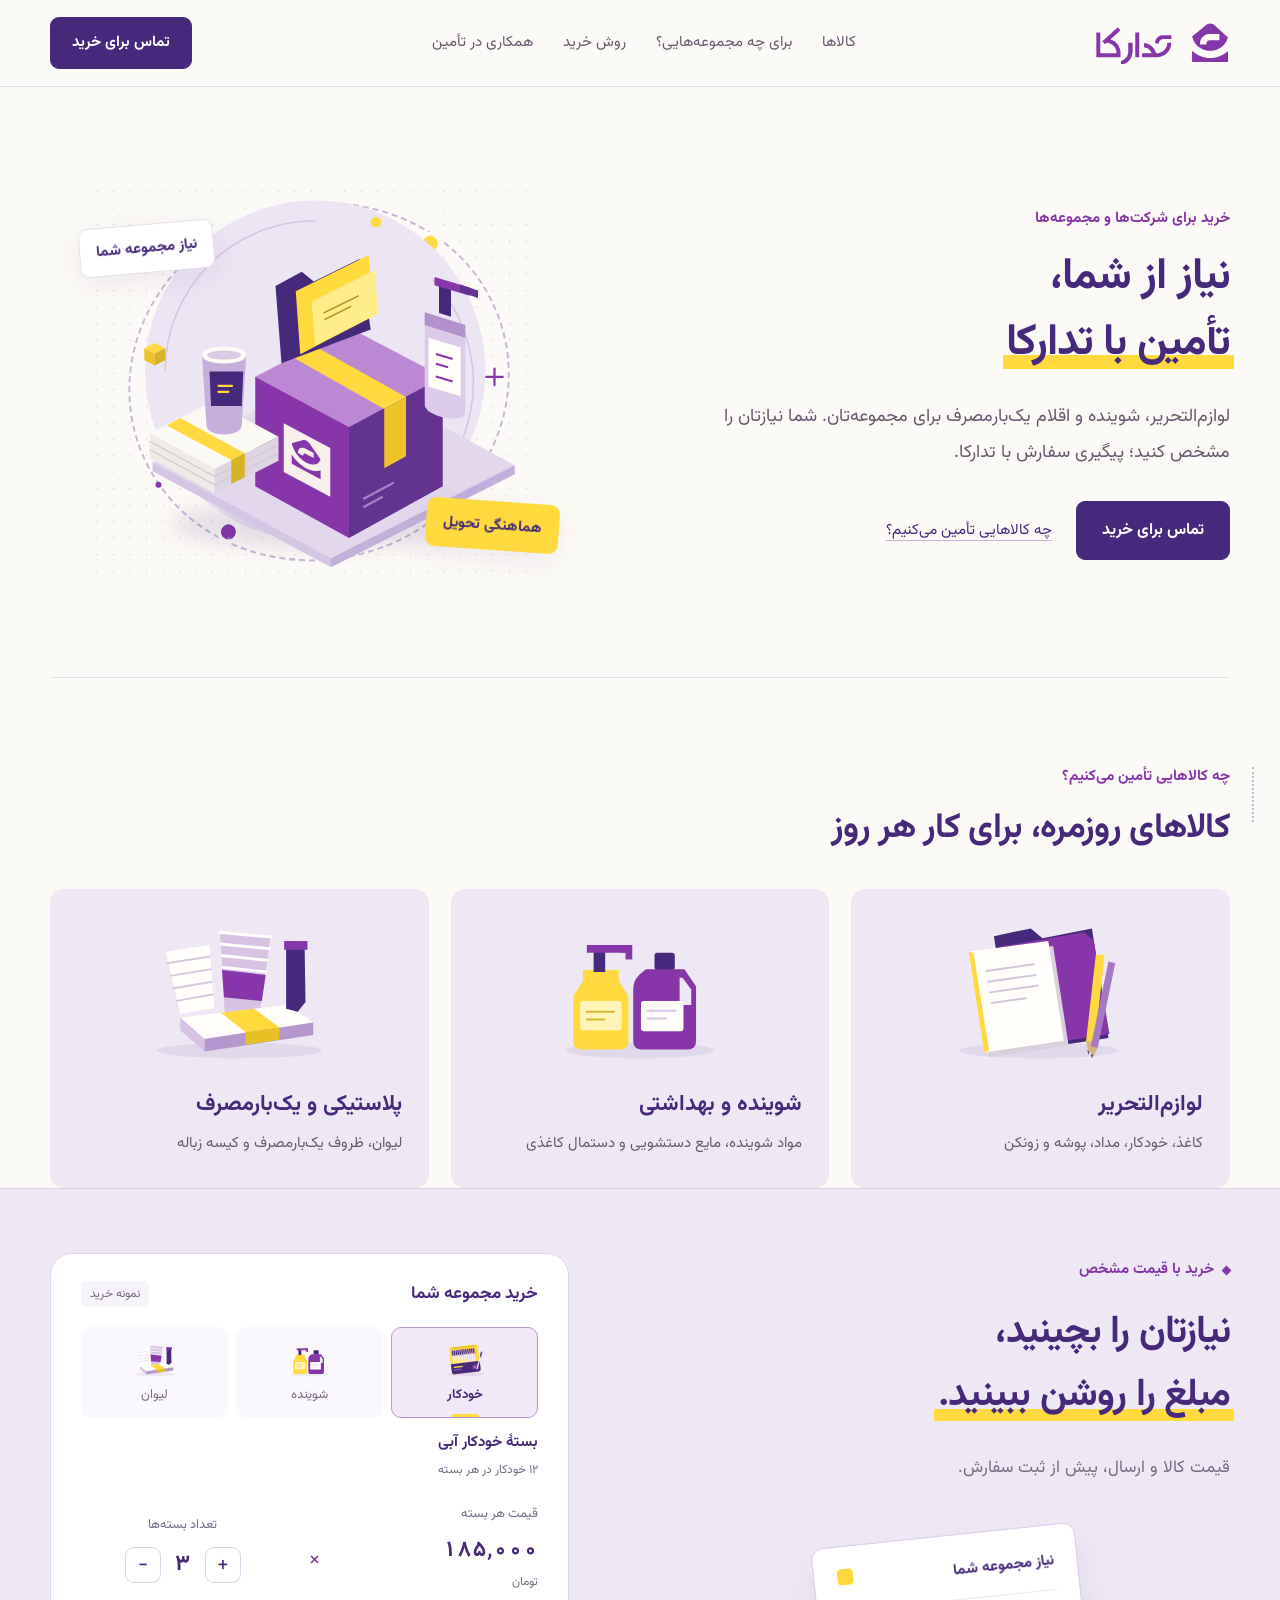
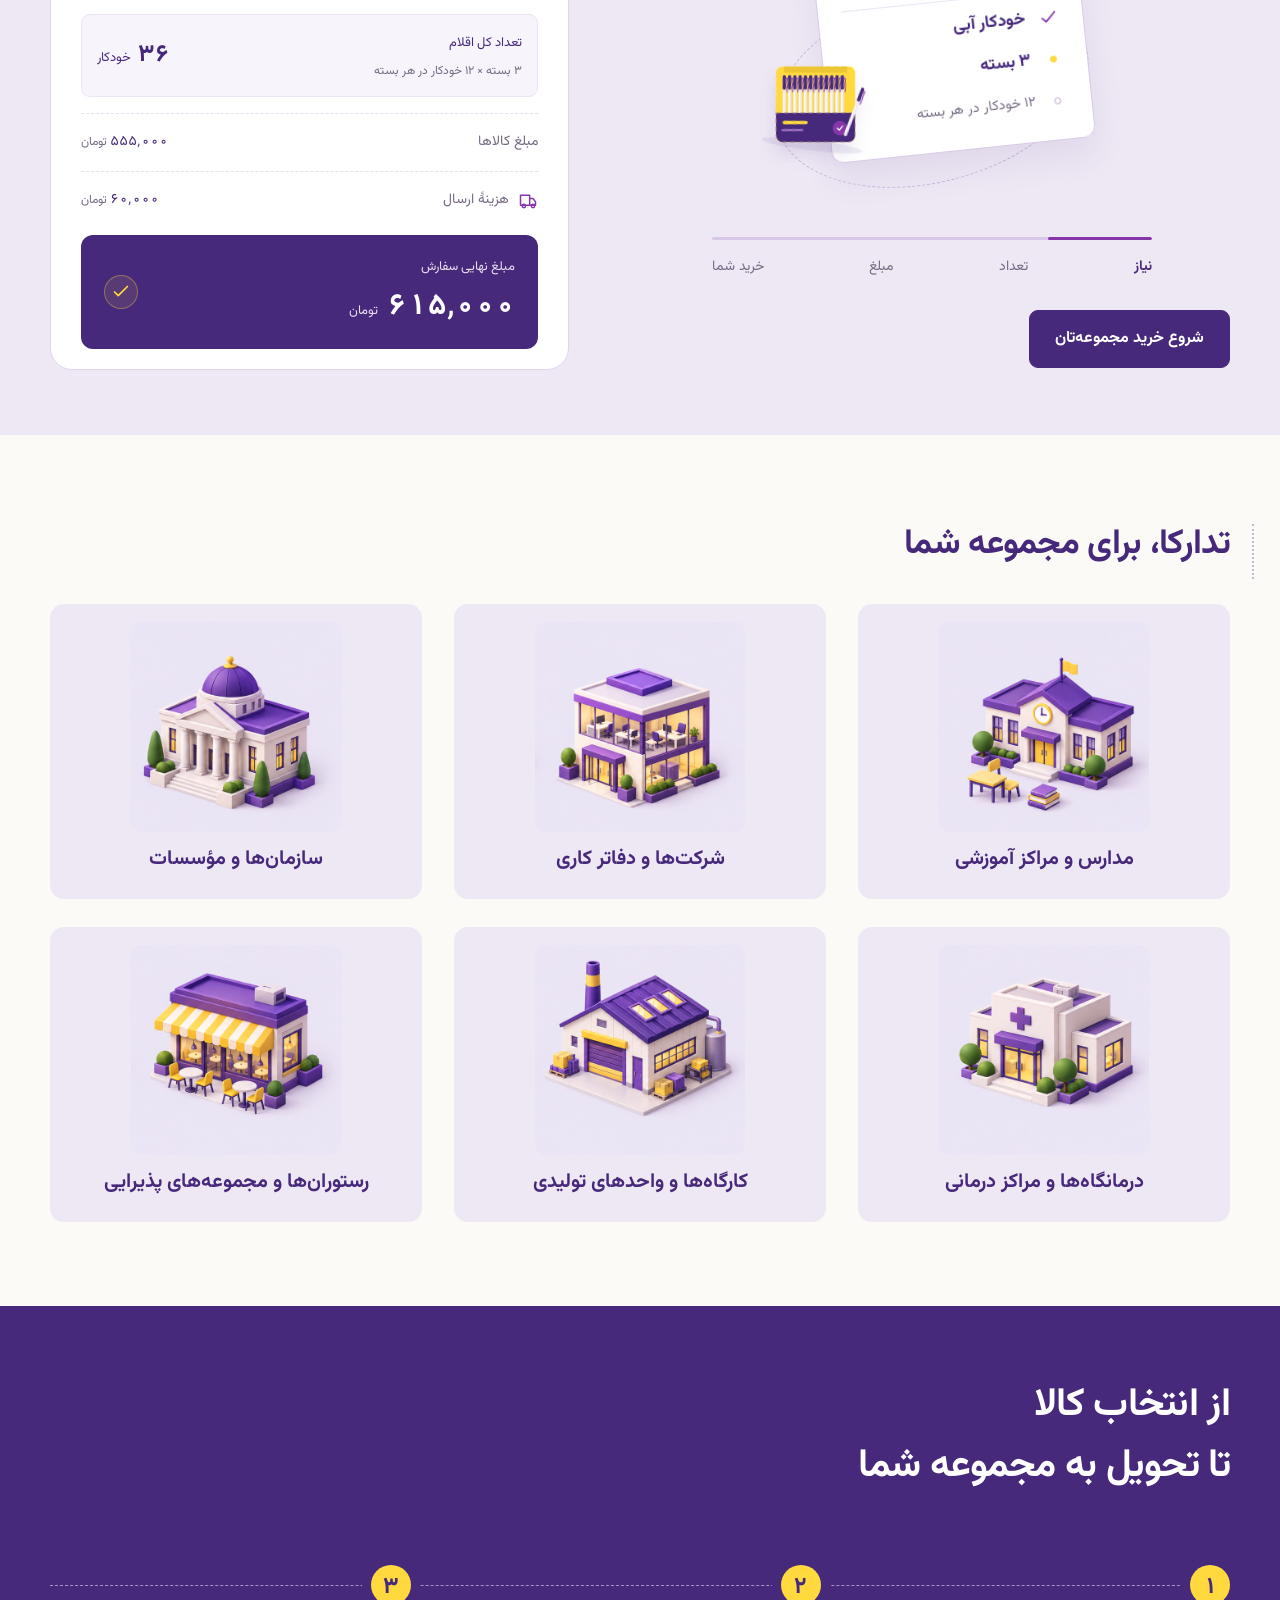
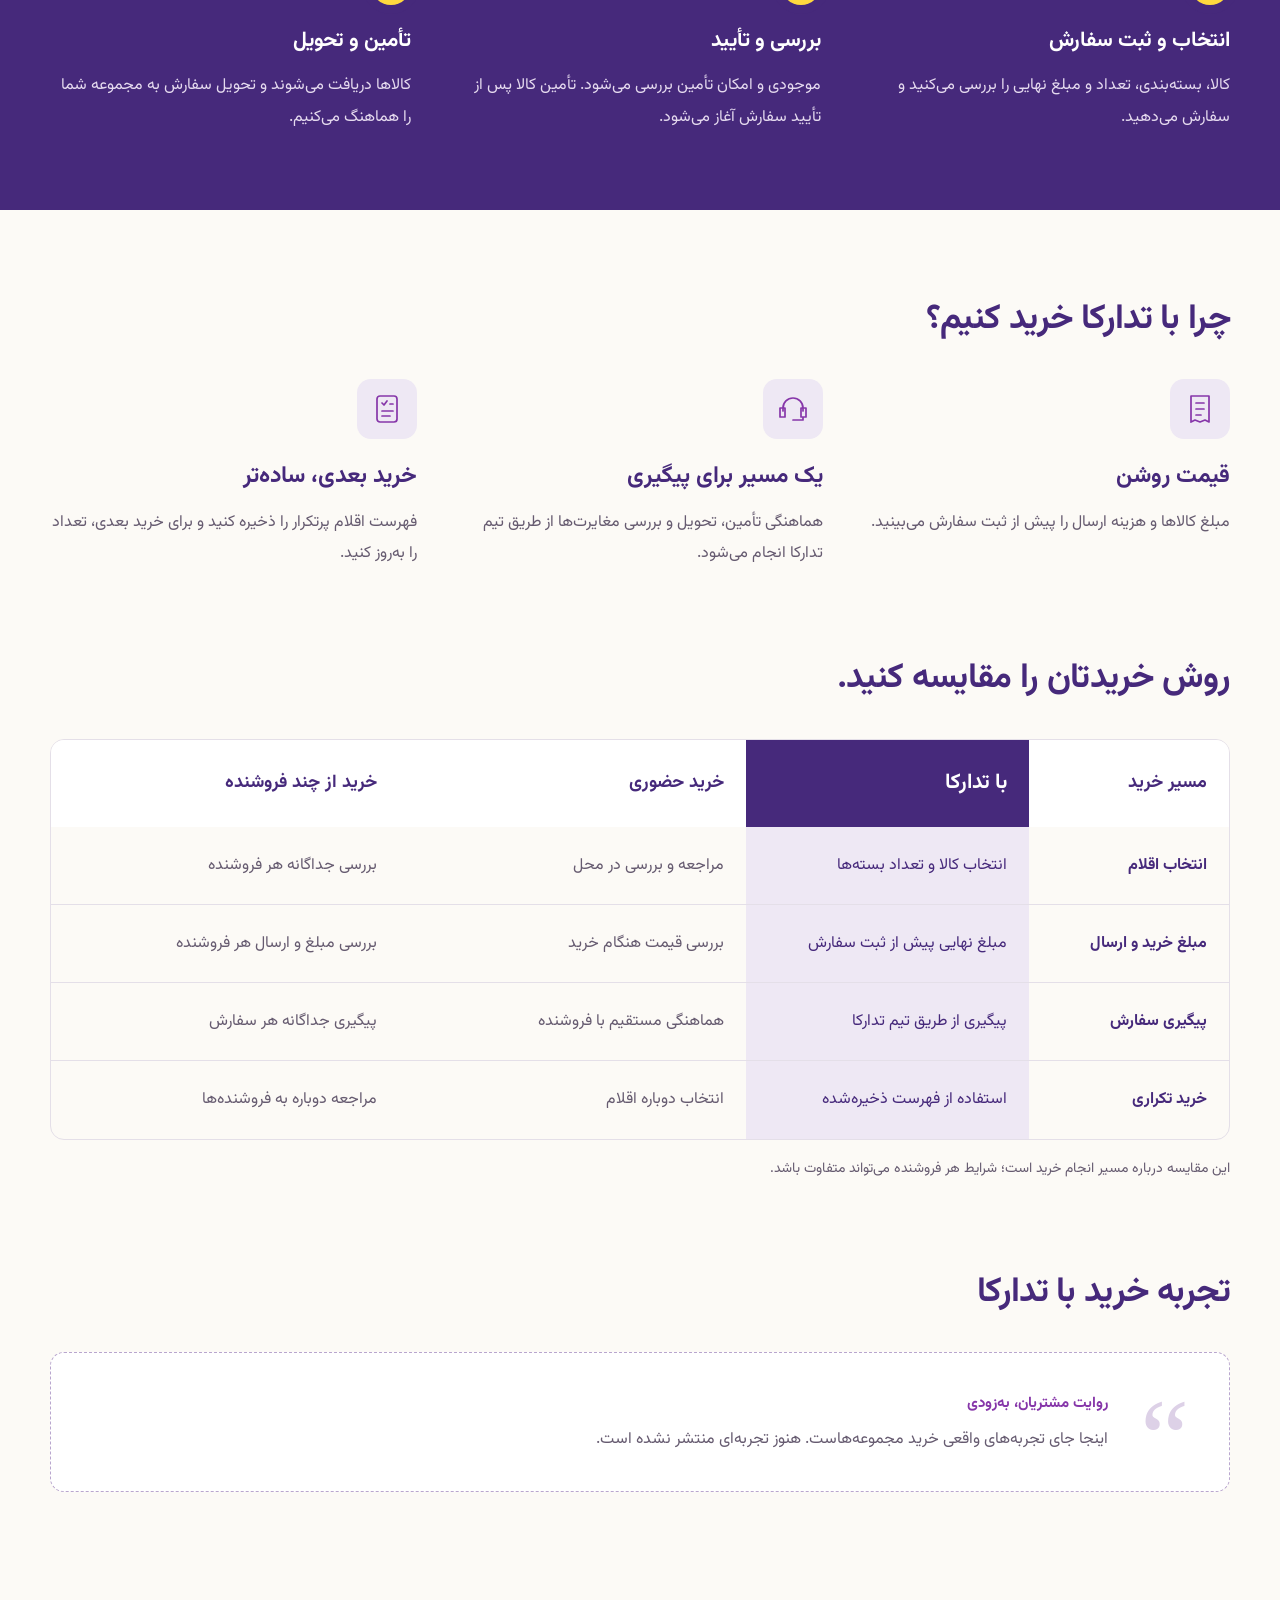
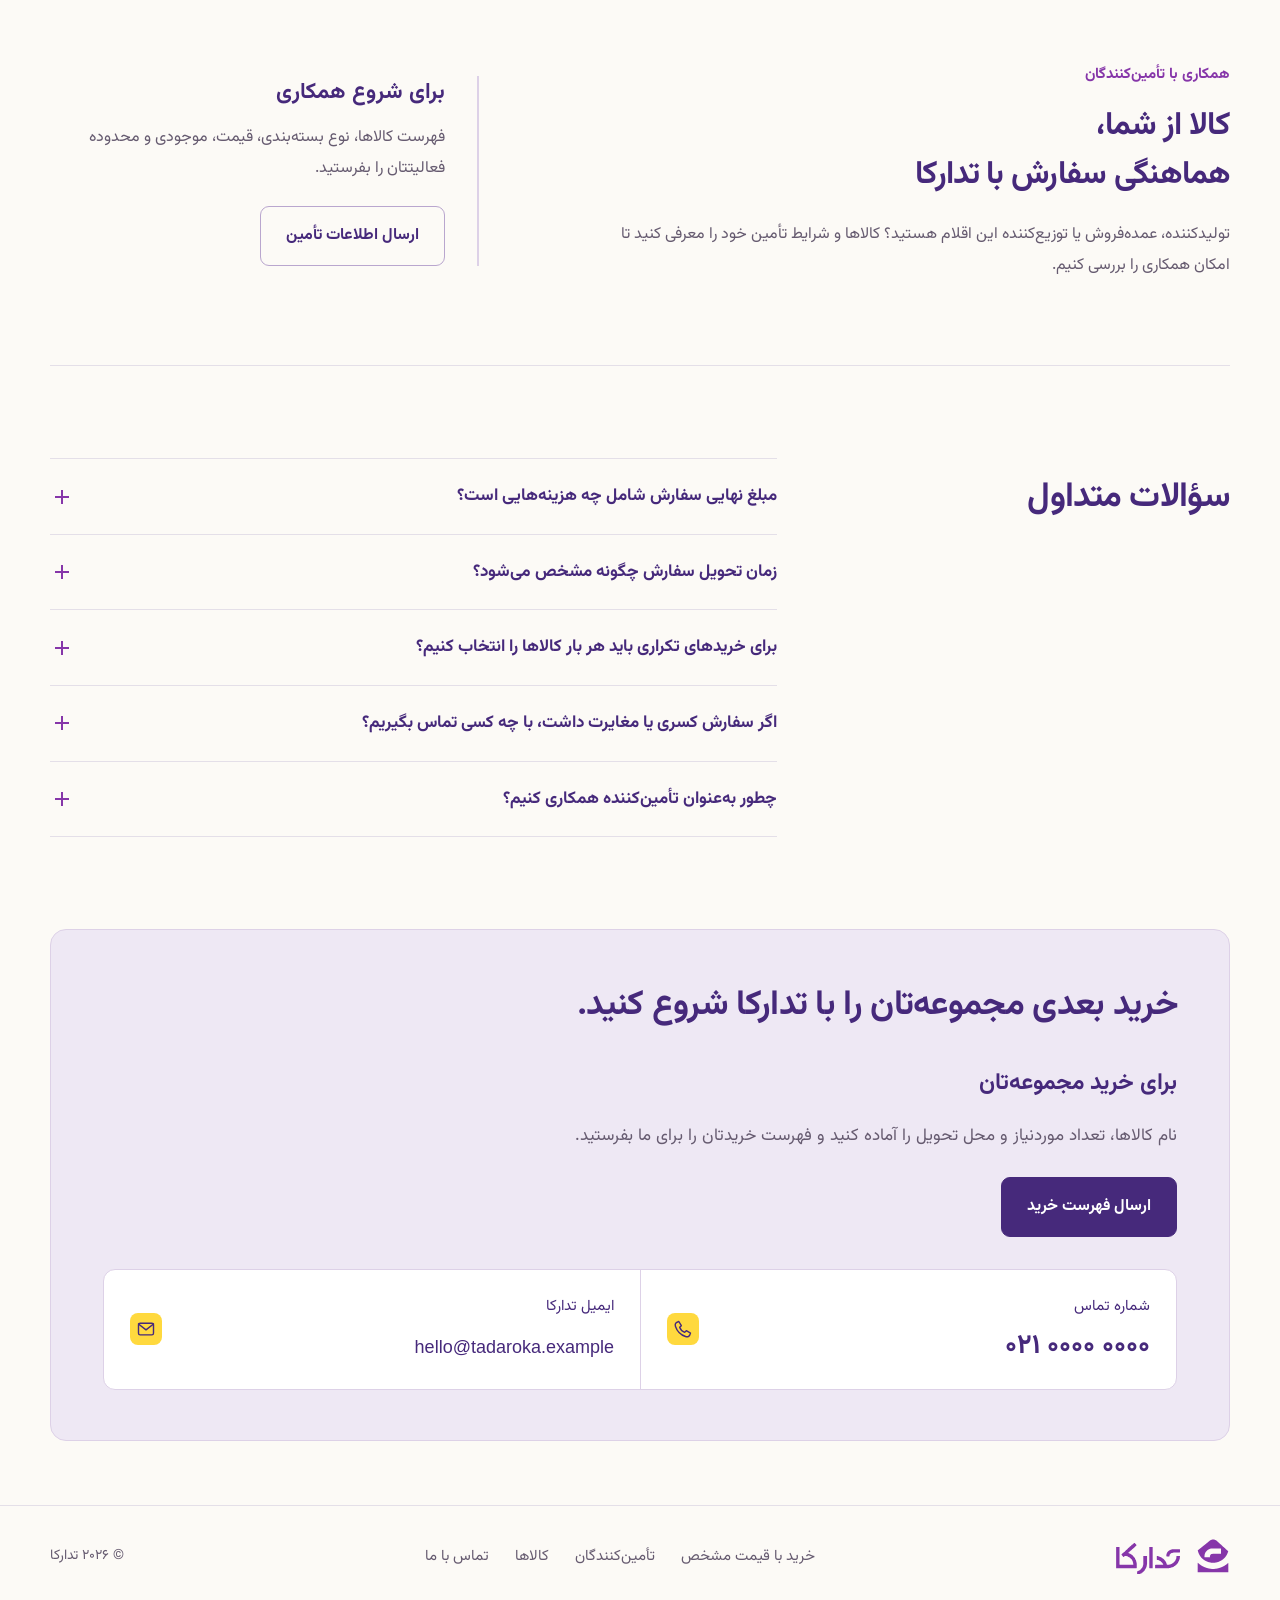
<file: index.html>
<!doctype html>
<html lang="fa" dir="rtl">
<head>
  <meta charset="utf-8">
  <meta name="viewport" content="width=device-width, initial-scale=1">
  <meta name="theme-color" content="#46297B">
  <meta name="description" content="تأمین لوازم‌التحریر، شوینده و بهداشتی و اقلام پلاستیکی و یک‌بارمصرف برای شرکت‌ها و سازمان‌ها. خرید با قیمت مشخص برای مجموعه‌ها و همکاری با تأمین‌کنندگان از طریق تدارکا.">
  <meta property="og:type" content="website">
  <meta property="og:locale" content="fa_IR">
  <meta property="og:title" content="تدارکا | تأمین کالاهای مصرفی سازمان‌ها">
  <meta property="og:description" content="خرید کالاهای مصرفی مجموعه‌ها و همکاری در تأمین؛ هماهنگی سفارش و تحویل با تدارکا.">
  <title>تدارکا | تأمین کالاهای مصرفی سازمان‌ها</title>
  <link rel="icon" href="assets/favicon.svg" type="image/svg+xml">
  <link rel="apple-touch-icon" href="assets/apple-touch-icon.png">
  <link rel="preload" href="assets/Vazirmatn-Regular.ttf" as="font" type="font/ttf" crossorigin>
  <link rel="stylesheet" href="styles.css?v=6">
  <link rel="stylesheet" href="assets/purchase-motion.css?v=6">
  <script src="site.js?v=6" defer></script>
  <script src="assets/purchase-motion.js?v=6" defer></script>
</head>
<body>
  <a class="skip-link" href="#main">رفتن به محتوای اصلی</a>
  <header class="site-header">
    <div class="container header-inner">
      <a class="brand" href="#main" aria-label="تدارکا، ابتدای صفحه"><img src="assets/logo.svg" alt="تدارکا" width="135" height="41"></a>
      <button class="menu-toggle" type="button" aria-expanded="false" aria-controls="primary-nav" aria-label="باز کردن منو" hidden><span></span><span></span></button>
      <nav id="primary-nav" class="primary-nav" aria-label="منوی اصلی">
        <a href="#products">کالاها</a>
        <a href="#customers">برای چه مجموعه‌هایی؟</a>
        <a href="#how-it-works">روش خرید</a>
        <a class="nav-supplier" href="#suppliers">همکاری در تأمین</a>
      </nav>
      <a class="button header-contact" href="#contact">تماس برای خرید</a>
    </div>
  </header>
  <main id="main">
    <section id="buyers" class="hero container" aria-labelledby="hero-title">
      <div class="hero-copy">
        <span class="eyebrow">خرید برای شرکت‌ها و مجموعه‌ها</span>
        <h1 id="hero-title">نیاز از شما،<br><span class="highlight">تأمین با تدارکا</span></h1>
        <p class="hero-description">لوازم‌التحریر، شوینده و اقلام یک‌بارمصرف برای مجموعه‌تان. شما نیازتان را مشخص کنید؛ پیگیری سفارش با تدارکا.</p>
        <div class="hero-actions">
          <a class="button" href="#contact">تماس برای خرید</a>
          <a class="text-link" href="#products">چه کالاهایی تأمین می‌کنیم؟</a>
        </div>

      </div>
      <div class="hero-visual">
        <div class="visual-route" aria-hidden="true"></div>
        <img src="assets/supply-illustration.svg" alt="کاغذ، پوشه، شوینده و لیوان در کنار بسته تأمین تدارکا" width="640" height="600" fetchpriority="high">
        <span class="visual-label label-need">نیاز مجموعه شما</span>
        <span class="visual-label label-delivery">هماهنگی تحویل</span>
      </div>
    </section>

    <section id="products" class="products section container" aria-labelledby="products-title">
      <div class="section-heading"><div><span class="eyebrow">چه کالاهایی تأمین می‌کنیم؟</span><h2 id="products-title">کالاهای روزمره، برای کار هر روز</h2></div></div>
      <div class="product-grid">
        <article class="product-card stationery"><img src="assets/stationery.svg" alt="" width="240" height="160" loading="lazy"><h3>لوازم‌التحریر</h3><p>کاغذ، خودکار، مداد، پوشه و زونکن</p></article>
        <article class="product-card cleaning"><img src="assets/cleaning.svg" alt="" width="240" height="160" loading="lazy"><h3>شوینده و بهداشتی</h3><p>مواد شوینده، مایع دستشویی و دستمال کاغذی</p></article>
        <article class="product-card disposable"><img src="assets/disposable.svg" alt="" width="240" height="160" loading="lazy"><h3>پلاستیکی و یک‌بارمصرف</h3><p>لیوان، ظروف یک‌بارمصرف و کیسه زباله</p></article>
      </div>
    </section>

    <section id="buying" class="purchase-section purchase-motion" data-purchase-motion data-start="visible" aria-labelledby="buying-title" data-step="1">
      <div class="demo-layout">
        <div class="story">
          <span class="eyebrow"><span class="tiny-square" aria-hidden="true"></span>خرید با قیمت مشخص</span>
          <h2 id="buying-title" class="purchase-title">نیازتان را بچینید،<br><span class="headline-mark">مبلغ را روشن ببینید.</span></h2>
          <p class="lead">قیمت کالا و ارسال، پیش از ثبت سفارش.</p>
          <div class="motion-film" data-scene="1" role="img" aria-label="موشن‌گرافی: نیاز مجموعه به بسته‌های کالا تبدیل می‌شود و مبلغ نهایی با هزینهٔ ارسال مشخص می‌شود.">
            <div class="film-orbit" aria-hidden="true"></div>
            <div class="film-scene needs-scene" aria-hidden="true">
              <div class="need-sheet"><div class="sheet-head"><span>نیاز مجموعه شما</span><span class="sheet-mark"></span></div><div class="need-row"><svg viewBox="0 0 24 24"><path d="m5 12 4 4L19 6"/></svg><strong class="film-product-name">خودکار آبی</strong></div><div class="need-row quantity-row"><span class="list-dot"></span><strong class="film-quantity">۳ بسته</strong></div><div class="need-row secondary-row"><span class="list-dot"></span><span class="film-pack">۱۲ خودکار در هر بسته</span></div></div>
              <img class="needs-art film-art" src="assets/pens.svg" alt="" width="240" height="160">
            </div>
            <div class="film-scene packs-scene" aria-hidden="true">
              <div class="pack-tile tile-back"><img class="film-art" src="assets/pens.svg" alt="" width="240" height="160"></div>
              <div class="pack-tile tile-middle"><img class="film-art" src="assets/pens.svg" alt="" width="240" height="160"></div>
              <div class="pack-tile tile-front"><img class="film-art" src="assets/pens.svg" alt="" width="240" height="160"><span class="film-quantity">۳ بسته</span></div>
              <span class="film-sticker packs-sticker"><b class="film-units">۳۶ خودکار</b></span>
            </div>
            <div class="film-scene amount-scene" aria-hidden="true">
              <div class="amount-ticket"><span class="ticket-label">مبلغ نهایی</span><div class="film-equation"><div><strong class="film-subtotal">۵۵۵٬۰۰۰</strong><span>مبلغ کالاها</span></div><span class="equation-plus">+</span><div><strong class="film-shipping">۶۰٬۰۰۰</strong><span>هزینهٔ ارسال</span></div></div><div class="ticket-rule"></div><div class="ticket-total"><strong class="film-total">۶۱۵٬۰۰۰</strong><span>تومان</span></div></div>
              <div class="film-confirmation"><svg viewBox="0 0 48 48"><circle cx="24" cy="24" r="20"/><path d="m14 24 7 7 14-15"/></svg></div>
            </div>
            <div class="film-scene finish-scene" aria-hidden="true">
              <span class="finish-count film-quantity">۳ بسته</span>
              <div class="finish-halo"></div>
              <img class="finish-product film-art" src="assets/pens.svg" alt="" width="240" height="160">
              <svg class="finish-box" viewBox="0 0 280 230" aria-hidden="true">
                <ellipse cx="140" cy="212" rx="108" ry="10" fill="#46297b" opacity=".08"/>
                <path d="m32 90 108-52 108 52-108 52Z" fill="#b48bcc"/>
                <path d="m32 90 108 52v79L32 171Z" fill="#74419d"/>
                <path d="m140 142 108-52v81l-108 50Z" fill="#46297b"/>
                <path d="m32 90-17-35 108 51 17 36Z" fill="#c5a4da"/>
                <path d="m248 90 17-35-108 51-17 36Z" fill="#9867b8"/>
                <path d="m121 133 19 9v79l-19-9Z" fill="#ffd93e"/>
                <path d="m52 127 43 20m-43-9 29 14" stroke="white" opacity=".4" stroke-width="3" stroke-linecap="round"/>
                <path d="m182 155 9 4 17-24" stroke="#ffd93e" stroke-width="5" stroke-linecap="round" stroke-linejoin="round"/>
              </svg>
              <div class="finish-amount"><strong class="film-total">۶۱۵٬۰۰۰</strong><span>تومان</span></div>
            </div>
          </div>
          <div class="film-timeline" aria-hidden="true"><div class="film-track"><span id="film-progress"></span></div><span class="timeline-label" data-cue="1">نیاز</span><span class="timeline-label" data-cue="2">تعداد</span><span class="timeline-label" data-cue="3">مبلغ</span><span class="timeline-label" data-cue="4">خرید شما</span></div>
        </div>
        <div class="receipt-scene">
          <article class="receipt" aria-labelledby="receipt-title">
            <div class="receipt-heading"><h3 id="receipt-title" class="receipt-title">خرید مجموعه شما</h3><span class="receipt-chip">نمونه خرید</span></div>
            <div class="product-switcher" role="group" aria-label="انتخاب کالا">
              <button class="product-choice" disabled data-product="pens" aria-pressed="true"><img src="assets/pens.svg" alt="" width="58" height="43"><span>خودکار</span></button>
              <button class="product-choice" disabled data-product="cleaning" aria-pressed="false"><img src="assets/cleaning.svg" alt="" width="58" height="43"><span>شوینده</span></button>
              <button class="product-choice" disabled data-product="cups" aria-pressed="false"><img src="assets/disposable.svg" alt="" width="58" height="43"><span>لیوان</span></button>
            </div>
            <div class="product-details"><strong id="product-name">بستهٔ خودکار آبی</strong><span id="product-pack">۱۲ خودکار در هر بسته</span></div>
            <div class="formula-row">
              <div class="unit-price"><span class="field-label">قیمت هر بسته</span><strong id="unit-price">۱۸۵٬۰۰۰</strong><small>تومان</small></div>
              <span class="multiply" aria-hidden="true">×</span>
              <div class="quantity-field"><span class="field-label">تعداد بسته‌ها</span><div class="quantity-control"><button id="decrease" disabled aria-label="کم کردن تعداد بسته‌ها">−</button><output id="quantity" aria-label="تعداد بسته‌ها">۳</output><button id="increase" disabled aria-label="زیاد کردن تعداد بسته‌ها">+</button></div></div>
            </div>
            <div class="units-summary"><div><span class="units-label">تعداد کل اقلام</span><p id="units-breakdown">۳ بسته × ۱۲ عدد در هر بسته</p></div><strong><output id="total-units">۳۶</output><span id="unit-name">خودکار</span></strong></div>
            <div class="subtotal-line"><span>مبلغ کالاها</span><span><b id="subtotal">۵۵۵٬۰۰۰</b><small> تومان</small></span></div>
            <div class="shipping-line"><span><svg viewBox="0 0 24 24" aria-hidden="true"><path d="M3 5h11v12H3ZM14 9h4l3 4v4h-7M7 20a2 2 0 1 0 0-4 2 2 0 0 0 0 4Zm11 0a2 2 0 1 0 0-4 2 2 0 0 0 0 4Z"/></svg>هزینهٔ ارسال</span><span><b id="shipping">۶۰٬۰۰۰</b><small> تومان</small></span></div>
            <div class="total-block" aria-label="مبلغ نهایی نمونه"><div><span class="total-label">مبلغ نهایی سفارش</span><strong><output id="total">۶۱۵٬۰۰۰</output><small>تومان</small></strong></div><span class="total-check"><svg viewBox="0 0 24 24" aria-hidden="true"><path d="m5 12 4 4L19 6"/></svg></span></div>
          </article>
          <p class="sr-only" id="calculation-announcement" aria-live="polite" aria-atomic="true"></p>
        </div>
        <div class="purchase-actions"><a class="button" href="#contact">شروع خرید مجموعه‌تان</a></div>
      </div>
    </section>

    <section id="customers" class="customers section container" aria-labelledby="customers-title">
      <div class="section-heading"><h2 id="customers-title">تدارکا، برای مجموعه شما</h2></div>
      <div class="customer-grid">
        <article><div class="customer-art art-school" role="img" aria-label="تصویر یک مدرسه"></div><h3>مدارس و مراکز آموزشی</h3></article>
        <article><div class="customer-art art-office" role="img" aria-label="تصویر یک دفتر کار"></div><h3>شرکت‌ها و دفاتر کاری</h3></article>
        <article><div class="customer-art art-institution" role="img" aria-label="تصویر یک سازمان"></div><h3>سازمان‌ها و مؤسسات</h3></article>
        <article><div class="customer-art art-clinic" role="img" aria-label="تصویر یک درمانگاه"></div><h3>درمانگاه‌ها و مراکز درمانی</h3></article>
        <article><div class="customer-art art-workshop" role="img" aria-label="تصویر یک کارگاه تولیدی"></div><h3>کارگاه‌ها و واحدهای تولیدی</h3></article>
        <article><div class="customer-art art-restaurant" role="img" aria-label="تصویر یک رستوران"></div><h3>رستوران‌ها و مجموعه‌های پذیرایی</h3></article>
      </div>
    </section>

    <section id="how-it-works" class="process-section" aria-labelledby="process-title">
      <div class="container">
        <div class="process-heading"><h2 id="process-title">از انتخاب کالا<br>تا تحویل به مجموعه شما</h2></div>
        <ol class="process-steps">
          <li><span class="step-number" aria-hidden="true">۱</span><h3>انتخاب و ثبت سفارش</h3><p>کالا، بسته‌بندی، تعداد و مبلغ نهایی را بررسی می‌کنید و سفارش می‌دهید.</p></li>
          <li><span class="step-number" aria-hidden="true">۲</span><h3>بررسی و تأیید</h3><p>موجودی و امکان تأمین بررسی می‌شود. تأمین کالا پس از تأیید سفارش آغاز می‌شود.</p></li>
          <li><span class="step-number" aria-hidden="true">۳</span><h3>تأمین و تحویل</h3><p>کالاها دریافت می‌شوند و تحویل سفارش به مجموعه شما را هماهنگ می‌کنیم.</p></li>
        </ol>
      </div>
    </section>

    <section id="why-tadaroka" class="why-section section container" aria-labelledby="why-title">
      <div class="section-heading"><h2 id="why-title">چرا با تدارکا خرید کنیم؟</h2></div>
      <div class="benefit-grid">
        <article><span class="benefit-icon"><svg viewBox="0 0 32 32" aria-hidden="true"><path d="M7 3h18v26l-4-2-5 2-5-2-4 2V3Z"/><path d="M12 10h8m-8 6h8m-8 6h5"/></svg></span><h3>قیمت روشن</h3><p>مبلغ کالاها و هزینه ارسال را پیش از ثبت سفارش می‌بینید.</p></article>
        <article><span class="benefit-icon"><svg viewBox="0 0 32 32" aria-hidden="true"><path d="M6 18v-3a10 10 0 0 1 20 0v3M6 15H3v9h5v-9H6Zm20 0h3v9h-5v-9h2ZM26 24v3H16"/></svg></span><h3>یک مسیر برای پیگیری</h3><p>هماهنگی تأمین، تحویل و بررسی مغایرت‌ها از طریق تیم تدارکا انجام می‌شود.</p></article>
        <article><span class="benefit-icon"><svg viewBox="0 0 32 32" aria-hidden="true"><rect x="6" y="3" width="20" height="26" rx="3"/><path d="m11 10 2 2 3-4m3 3h3m-11 7h11m-11 5h8"/></svg></span><h3>خرید بعدی، ساده‌تر</h3><p>فهرست اقلام پرتکرار را ذخیره کنید و برای خرید بعدی، تعداد را به‌روز کنید.</p></article>
      </div>
    </section>

    <section id="comparison" class="comparison-section section container" aria-labelledby="comparison-title">
      <div class="section-heading"><h2 id="comparison-title">روش خریدتان را مقایسه کنید.</h2></div>
      <p class="comparison-hint">برای دیدن روش‌های دیگر، جدول را به طرفین بکشید.</p>
      <div class="comparison-scroll" role="region" aria-labelledby="comparison-title" tabindex="0">
        <table class="comparison-table"><caption class="sr-only">مقایسه مسیر خرید حضوری، خرید از چند فروشنده و خرید با تدارکا</caption>
          <colgroup><col class="comparison-label"><col class="comparison-brand"><col><col></colgroup>
          <thead><tr><th scope="col">مسیر خرید</th><th scope="col" class="tadaroka-column">با تدارکا</th><th scope="col">خرید حضوری</th><th scope="col">خرید از چند فروشنده</th></tr></thead>
          <tbody>
            <tr><th scope="row">انتخاب اقلام</th><td class="tadaroka-column">انتخاب کالا و تعداد بسته‌ها</td><td>مراجعه و بررسی در محل</td><td>بررسی جداگانه هر فروشنده</td></tr>
            <tr><th scope="row">مبلغ خرید و ارسال</th><td class="tadaroka-column">مبلغ نهایی پیش از ثبت سفارش</td><td>بررسی قیمت هنگام خرید</td><td>بررسی مبلغ و ارسال هر فروشنده</td></tr>
            <tr><th scope="row">پیگیری سفارش</th><td class="tadaroka-column">پیگیری از طریق تیم تدارکا</td><td>هماهنگی مستقیم با فروشنده</td><td>پیگیری جداگانه هر سفارش</td></tr>
            <tr><th scope="row">خرید تکراری</th><td class="tadaroka-column">استفاده از فهرست ذخیره‌شده</td><td>انتخاب دوباره اقلام</td><td>مراجعه دوباره به فروشنده‌ها</td></tr>
          </tbody>
        </table>
      </div>
      <p class="comparison-note">این مقایسه درباره مسیر انجام خرید است؛ شرایط هر فروشنده می‌تواند متفاوت باشد.</p>
    </section>

    <section id="experiences" class="experiences-section section container" aria-labelledby="experiences-title">
      <div class="section-heading"><h2 id="experiences-title">تجربه خرید با تدارکا</h2></div>
      <!-- Replace this honest empty state with approved, real customer stories. -->
      <div class="experience-empty"><span class="quote-mark" aria-hidden="true">“</span><div><span class="eyebrow">روایت مشتریان، به‌زودی</span><p>اینجا جای تجربه‌های واقعی خرید مجموعه‌هاست. هنوز تجربه‌ای منتشر نشده است.</p></div></div>
    </section>

    <section id="suppliers" class="supplier-section section container" aria-labelledby="suppliers-title">
      <div class="supplier-intro"><span class="eyebrow">همکاری با تأمین‌کنندگان</span><h2 id="suppliers-title">کالا از شما،<br>هماهنگی سفارش با تدارکا</h2><p>تولیدکننده، عمده‌فروش یا توزیع‌کننده این اقلام هستید؟ کالاها و شرایط تأمین خود را معرفی کنید تا امکان همکاری را بررسی کنیم.</p></div>
      <div class="supplier-brief"><h3>برای شروع همکاری</h3><p>فهرست کالاها، نوع بسته‌بندی، قیمت، موجودی و محدوده فعالیتتان را بفرستید.</p><a class="button button-secondary" href="mailto:hello@tadaroka.example?subject=%D9%87%D9%85%DA%A9%D8%A7%D8%B1%DB%8C%20%D8%AF%D8%B1%20%D8%AA%D8%A3%D9%85%DB%8C%D9%86">ارسال اطلاعات تأمین</a></div>
    </section>

    <section id="faq" class="faq section container" aria-labelledby="faq-title">
      <h2 id="faq-title">سؤالات متداول</h2>
      <div class="faq-list">
        <details><summary>مبلغ نهایی سفارش شامل چه هزینه‌هایی است؟<span aria-hidden="true"></span></summary><p>مبلغ نهایی، مجموع قیمت اقلام و هزینه ارسال است. این مبلغ را پیش از ثبت سفارش می‌بینید.</p></details>
        <details><summary>زمان تحویل سفارش چگونه مشخص می‌شود؟<span aria-hidden="true"></span></summary><p>پس از بررسی سفارش و هماهنگی موجودی و آماده‌سازی کالا، زمان تحویل با شما هماهنگ می‌شود.</p></details>
        <details><summary>برای خریدهای تکراری باید هر بار کالاها را انتخاب کنیم؟<span aria-hidden="true"></span></summary><p>می‌توانید فهرست اقلام پرتکرار مجموعه‌تان را ذخیره کنید. در خرید بعدی، تعداد موردنیاز را تعیین می‌کنید و قیمت و موجودی همان زمان بررسی می‌شود.</p></details>
        <details><summary>اگر سفارش کسری یا مغایرت داشت، با چه کسی تماس بگیریم؟<span aria-hidden="true"></span></summary><p>با تدارکا تماس بگیرید. بررسی کسری یا مغایرت کالا از طریق تیم ما انجام می‌شود و نیازی به پیگیری از تأمین‌کننده ندارید.</p></details>
        <details><summary>چطور به‌عنوان تأمین‌کننده همکاری کنیم؟<span aria-hidden="true"></span></summary><p>فهرست کالاها، بسته‌بندی، قیمت، موجودی و محدوده فعالیتتان را برای تدارکا ایمیل کنید. تیم ما امکان همکاری و شرایط تأمین را با شما بررسی می‌کند.</p></details>
      </div>
    </section>

    <section id="contact" class="contact-section container" aria-labelledby="contact-title">
      <div class="section-heading"><h2 id="contact-title">خرید بعدی مجموعه‌تان را با تدارکا شروع کنید.</h2></div>
      <div class="contact-paths">
        <article id="buyer-contact" class="contact-copy">
          <h3>برای خرید مجموعه‌تان</h3><p>نام کالاها، تعداد موردنیاز و محل تحویل را آماده کنید و فهرست خریدتان را برای ما بفرستید.</p>
          <a class="button" href="mailto:hello@tadaroka.example?subject=%D8%AF%D8%B1%D8%AE%D9%88%D8%A7%D8%B3%D8%AA%20%D8%AE%D8%B1%DB%8C%D8%AF%20%D8%B3%D8%A7%D8%B2%D9%85%D8%A7%D9%86%DB%8C">ارسال فهرست خرید</a>
        </article>

      </div>
      <div class="contact-details">
        <a class="contact-phone" href="tel:02100000000"><span>شماره تماس</span><bdi dir="ltr">۰۲۱ ۰۰۰۰ ۰۰۰۰</bdi><svg viewBox="0 0 24 24" aria-hidden="true"><path d="m7 3 3 5-2 2c1 3 3 5 6 6l2-2 5 3c-1 4-3 5-6 4C9 19 5 15 3 9c-1-3 0-5 4-6Z"/></svg></a>
        <a class="contact-email" href="mailto:hello@tadaroka.example"><span>ایمیل تدارکا</span><bdi dir="ltr">hello@tadaroka.example</bdi><svg viewBox="0 0 24 24" aria-hidden="true"><rect x="3" y="5" width="18" height="14" rx="2"/><path d="m3 6 9 7 9-7"/></svg></a>
      </div>
    </section>
  </main>

  <footer class="site-footer">
    <div class="container footer-inner">
      <a class="brand" href="#main" aria-label="تدارکا، ابتدای صفحه"><img src="assets/logo.svg" alt="تدارکا" width="115" height="35" loading="lazy"></a>
      <nav aria-label="منوی پایین صفحه"><a href="#buying">خرید با قیمت مشخص</a><a href="#suppliers">تأمین‌کنندگان</a><a href="#products">کالاها</a><a href="#contact">تماس با ما</a></nav>
      <p>© <span id="year">۲۰۲۶</span> تدارکا</p>
    </div>
  </footer>
</body>
</html>
</file>
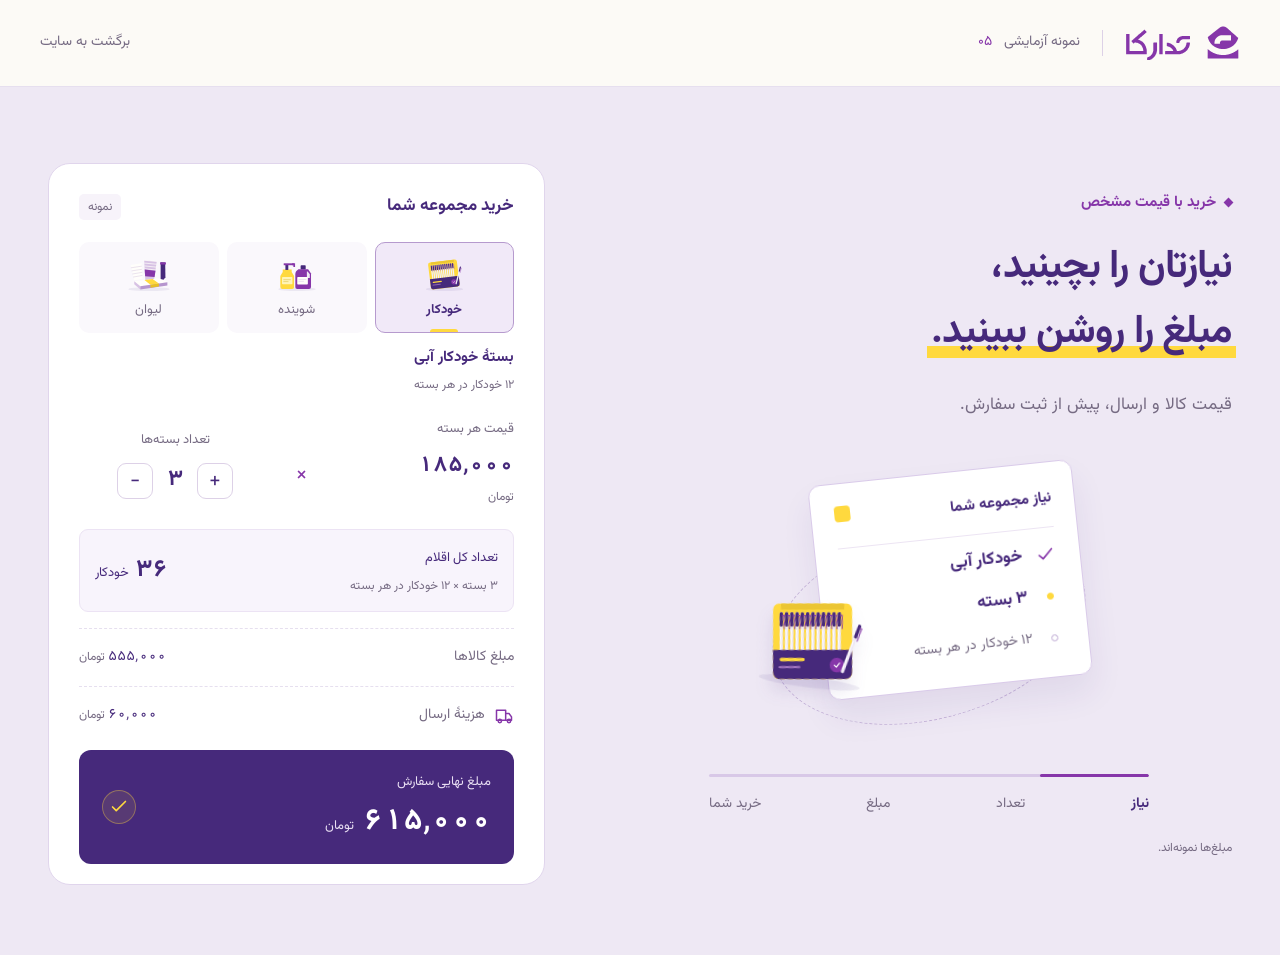
<file: experiments/purchase-motion/index.html>
<!doctype html>
<html lang="fa" dir="rtl">
<head>
  <meta charset="utf-8"><meta name="viewport" content="width=device-width,initial-scale=1">
  <meta name="theme-color" content="#46297b">
  <title>تدارکا | نمونه تعاملی خرید</title>
  <link rel="icon" href="../../assets/favicon.svg" type="image/svg+xml">
  <link rel="stylesheet" href="../../assets/purchase-motion.css?v=6"><link rel="stylesheet" href="preview.css?v=6"><script src="../../assets/purchase-motion.js?v=6" defer></script>
</head>
<body>
  <header class="demo-header">
    <a href="../../index.html" aria-label="صفحه اصلی تدارکا"><img src="../../assets/logo.svg" alt="تدارکا" width="115" height="35"></a>
    <span class="demo-badge">نمونه آزمایشی <span>۰۵</span></span>
    <a class="back-link" href="../../index.html#buying">برگشت به سایت</a>
  </header>
  <main>
    <section class="purchase-demo purchase-motion" data-purchase-motion aria-labelledby="demo-title" data-step="1">
      <div class="demo-layout">
        <div class="story">
          <span class="eyebrow"><span class="tiny-square" aria-hidden="true"></span>خرید با قیمت مشخص</span>
          <h1 id="demo-title" class="purchase-title">نیازتان را بچینید،<br><span class="headline-mark">مبلغ را روشن ببینید.</span></h1>
          <p class="lead">قیمت کالا و ارسال، پیش از ثبت سفارش.</p>
          <div class="motion-film" data-scene="1" role="img" aria-label="موشن‌گرافی: نیاز مجموعه به بسته‌های کالا تبدیل می‌شود و مبلغ نهایی با هزینهٔ ارسال مشخص می‌شود.">
            <div class="film-orbit" aria-hidden="true"></div>
            <div class="film-scene needs-scene" aria-hidden="true">
              <div class="need-sheet"><div class="sheet-head"><span>نیاز مجموعه شما</span><span class="sheet-mark"></span></div><div class="need-row"><svg viewBox="0 0 24 24"><path d="m5 12 4 4L19 6"/></svg><strong class="film-product-name">خودکار آبی</strong></div><div class="need-row quantity-row"><span class="list-dot"></span><strong class="film-quantity">۳ بسته</strong></div><div class="need-row secondary-row"><span class="list-dot"></span><span class="film-pack">۱۲ خودکار در هر بسته</span></div></div>
              <img class="needs-art film-art" src="../../assets/pens.svg" alt="" width="240" height="160">
            </div>
            <div class="film-scene packs-scene" aria-hidden="true">
              <div class="pack-tile tile-back"><img class="film-art" src="../../assets/pens.svg" alt="" width="240" height="160"></div>
              <div class="pack-tile tile-middle"><img class="film-art" src="../../assets/pens.svg" alt="" width="240" height="160"></div>
              <div class="pack-tile tile-front"><img class="film-art" src="../../assets/pens.svg" alt="" width="240" height="160"><span class="film-quantity">۳ بسته</span></div>
              <span class="film-sticker packs-sticker"><b class="film-units">۳۶ خودکار</b></span>
            </div>
            <div class="film-scene amount-scene" aria-hidden="true">
              <div class="amount-ticket"><span class="ticket-label">مبلغ نهایی</span><div class="film-equation"><div><strong class="film-subtotal">۵۵۵٬۰۰۰</strong><span>مبلغ کالاها</span></div><span class="equation-plus">+</span><div><strong class="film-shipping">۶۰٬۰۰۰</strong><span>هزینهٔ ارسال</span></div></div><div class="ticket-rule"></div><div class="ticket-total"><strong class="film-total">۶۱۵٬۰۰۰</strong><span>تومان</span></div></div>
              <div class="film-confirmation"><svg viewBox="0 0 48 48"><circle cx="24" cy="24" r="20"/><path d="m14 24 7 7 14-15"/></svg></div>
            </div>
            <div class="film-scene finish-scene" aria-hidden="true">
              <span class="finish-count film-quantity">۳ بسته</span>
              <div class="finish-halo"></div>
              <img class="finish-product film-art" src="../../assets/pens.svg" alt="" width="240" height="160">
              <svg class="finish-box" viewBox="0 0 280 230" aria-hidden="true">
                <ellipse cx="140" cy="212" rx="108" ry="10" fill="#46297b" opacity=".08"/>
                <path d="m32 90 108-52 108 52-108 52Z" fill="#b48bcc"/>
                <path d="m32 90 108 52v79L32 171Z" fill="#74419d"/>
                <path d="m140 142 108-52v81l-108 50Z" fill="#46297b"/>
                <path d="m32 90-17-35 108 51 17 36Z" fill="#c5a4da"/>
                <path d="m248 90 17-35-108 51-17 36Z" fill="#9867b8"/>
                <path d="m121 133 19 9v79l-19-9Z" fill="#ffd93e"/>
                <path d="m52 127 43 20m-43-9 29 14" stroke="white" opacity=".4" stroke-width="3" stroke-linecap="round"/>
                <path d="m182 155 9 4 17-24" stroke="#ffd93e" stroke-width="5" stroke-linecap="round" stroke-linejoin="round"/>
              </svg>
              <div class="finish-amount"><strong class="film-total">۶۱۵٬۰۰۰</strong><span>تومان</span></div>
            </div>
          </div>
          <div class="film-timeline" aria-hidden="true"><div class="film-track"><span id="film-progress"></span></div><span class="timeline-label" data-cue="1">نیاز</span><span class="timeline-label" data-cue="2">تعداد</span><span class="timeline-label" data-cue="3">مبلغ</span><span class="timeline-label" data-cue="4">خرید شما</span></div>
          <p class="sample-note">مبلغ‌ها نمونه‌اند.</p>
        </div>
        <div class="receipt-scene">
          <article class="receipt" aria-labelledby="receipt-title">
            <div class="receipt-heading"><h2 id="receipt-title" class="receipt-title">خرید مجموعه شما</h2><span class="receipt-chip">نمونه</span></div>
            <div class="product-switcher" role="group" aria-label="انتخاب کالا">
              <button class="product-choice" disabled data-product="pens" aria-pressed="true"><img src="../../assets/pens.svg" alt="" width="58" height="43"><span>خودکار</span></button>
              <button class="product-choice" disabled data-product="cleaning" aria-pressed="false"><img src="../../assets/cleaning.svg" alt="" width="58" height="43"><span>شوینده</span></button>
              <button class="product-choice" disabled data-product="cups" aria-pressed="false"><img src="../../assets/disposable.svg" alt="" width="58" height="43"><span>لیوان</span></button>
            </div>
            <div class="product-details"><strong id="product-name">بستهٔ خودکار آبی</strong><span id="product-pack">۱۲ خودکار در هر بسته</span></div>
            <div class="formula-row">
              <div class="unit-price"><span class="field-label">قیمت هر بسته</span><strong id="unit-price">۱۸۵٬۰۰۰</strong><small>تومان</small></div>
              <span class="multiply" aria-hidden="true">×</span>
              <div class="quantity-field"><span class="field-label">تعداد بسته‌ها</span><div class="quantity-control"><button id="decrease" disabled aria-label="کم کردن تعداد بسته‌ها">−</button><output id="quantity" aria-label="تعداد بسته‌ها">۳</output><button id="increase" disabled aria-label="زیاد کردن تعداد بسته‌ها">+</button></div></div>
            </div>
            <div class="units-summary"><div><span class="units-label">تعداد کل اقلام</span><p id="units-breakdown">۳ بسته × ۱۲ عدد در هر بسته</p></div><strong><output id="total-units">۳۶</output><span id="unit-name">خودکار</span></strong></div>
            <div class="subtotal-line"><span>مبلغ کالاها</span><span><b id="subtotal">۵۵۵٬۰۰۰</b><small> تومان</small></span></div>
            <div class="shipping-line"><span><svg viewBox="0 0 24 24" aria-hidden="true"><path d="M3 5h11v12H3ZM14 9h4l3 4v4h-7M7 20a2 2 0 1 0 0-4 2 2 0 0 0 0 4Zm11 0a2 2 0 1 0 0-4 2 2 0 0 0 0 4Z"/></svg>هزینهٔ ارسال</span><span><b id="shipping">۶۰٬۰۰۰</b><small> تومان</small></span></div>
            <div class="total-block" aria-label="مبلغ نهایی نمونه"><div><span class="total-label">مبلغ نهایی سفارش</span><strong><output id="total">۶۱۵٬۰۰۰</output><small>تومان</small></strong></div><span class="total-check"><svg viewBox="0 0 24 24" aria-hidden="true"><path d="m5 12 4 4L19 6"/></svg></span></div>
          </article>
          <p class="sr-only" id="calculation-announcement" aria-live="polite" aria-atomic="true"></p>
        </div>
      </div>
    </section>
    <noscript><p class="no-script">برای تغییر کالا و تعداد، جاوااسکریپت مرورگر را فعال کنید. مبلغ‌های بالا نمونه‌اند.</p></noscript>
  </main>
</body>
</html>
</file>
<file: styles.css>
@font-face {
  font-family: Vazirmatn;
  src: url('assets/Vazirmatn-Regular.ttf') format('truetype');
  font-style: normal;
  font-weight: 400;
  font-display: swap;
}
@font-face {
  font-family: Vazirmatn;
  src: url('assets/Vazirmatn-Bold.ttf') format('truetype');
  font-style: normal;
  font-weight: 700;
  font-display: swap;
}
:root {
  --purple: #8636a9;
  --deep: #46297b;
  --yellow: #ffd93e;
  --ink: #2e243a;
  --muted: #665b70;
  --paper: #fcfaf6;
  --lavender: #eee8f4;
  --line: #e4dfe8;
}
* { box-sizing: border-box; }
[hidden] { display: none !important; }
html { scroll-behavior: smooth; scroll-padding-top: 108px; }
body {
  margin: 0;
  background: var(--paper);
  color: var(--ink);
  font-family: Vazirmatn, Tahoma, sans-serif;
  font-size: 16px;
  line-height: 1.95;
}
img { display: block; max-width: 100%; height: auto; }
a { color: inherit; text-decoration: none; }
button { font: inherit; }
h1, h2, h3, p { margin: 0; }
h1, h2, h3 { font-weight: 700; line-height: 1.55; color: var(--deep); }
h2 { font-size: clamp(28px, 2.7vw, 38px); letter-spacing: -.7px; }
h3 { font-size: 23px; }
a, button, summary { -webkit-tap-highlight-color: transparent; }
a:focus-visible, button:focus-visible, summary:focus-visible {
  outline: 3px solid var(--purple);
  outline-offset: 5px;
}
section:focus { outline: none; }
::selection { background: var(--yellow); color: var(--deep); }
svg { fill: none; stroke: currentColor; stroke-width: 1.7; stroke-linecap: round; stroke-linejoin: round; }
.container { width: min(1180px, calc(100% - 96px)); margin-inline: auto; }
.section { padding-block: 84px; }
.skip-link {
  position: fixed;
  inset-inline-start: 20px;
  top: -100px;
  z-index: 100;
  padding: 10px 20px;
  background: var(--deep);
  color: white;
  border-radius: 6px;
}
.skip-link:focus { top: 15px; }

/* One navigation supports desktop, mobile, and browsing without JavaScript. */
.site-header {
  position: sticky;
  top: 0;
  z-index: 20;
  border-bottom: 1px solid var(--line);
  background: rgba(252, 250, 246, .97);
}
.header-inner { min-height: 86px; display: flex; align-items: center; gap: 32px; }
.brand { flex-shrink: 0; }
.brand img { width: 135px; }
.primary-nav { display: flex; align-items: center; gap: 30px; margin-inline: auto; }
.primary-nav a { display: inline-flex; align-items: center; min-height: 44px; font-size: 15px; color: var(--muted); }
.primary-nav a:hover, .site-footer a:hover { color: var(--purple); }
.button {
  display: inline-flex;
  align-items: center;
  justify-content: center;
  min-height: 54px;
  padding: 13px 25px;
  gap: 20px;
  background: var(--deep);
  border: 1px solid var(--deep);
  border-radius: 9px;
  color: white;
  font-size: 16px;
  font-weight: 700;
  transition: background .18s;
}
.button:hover { background: var(--purple); border-color: var(--purple); }
.button svg { width: 22px; height: 22px; }
.header-contact { min-height: 46px; padding: 10px 21px; font-size: 15px; }
.menu-toggle { display: none; width: 46px; height: 46px; padding: 11px; border: 1px solid var(--line); border-radius: 9px; background: transparent; cursor: pointer; }
.menu-toggle span { display: block; height: 2px; margin-block: 6px; background: var(--deep); transition: transform .18s; }
.menu-toggle[aria-expanded='true'] span:first-child { transform: translateY(4px) rotate(45deg); }
.menu-toggle[aria-expanded='true'] span:last-child { transform: translateY(-4px) rotate(-45deg); }

.hero {
  display: grid;
  grid-template-columns: 1.12fr 1fr;
  align-items: center;
  gap: 40px;
  min-height: 540px;
  padding-block: 48px;
}
.hero h1 { font-size: clamp(38px, 3.6vw, 48px); line-height: 1.5; letter-spacing: -.9px; }
.highlight { position: relative; isolation: isolate; white-space: nowrap; }
.highlight::after { content: ''; position: absolute; left: -3px; right: -3px; bottom: 8px; height: 14px; background: var(--yellow); z-index: -1; }
.hero-description { max-width: 525px; margin-top: 23px; color: var(--muted); font-size: 18px; line-height: 2; }
.hero-actions { display: flex; align-items: center; flex-wrap: wrap; gap: 24px; margin-top: 30px; }
.text-link { display: inline-flex; align-items: center; min-height: 44px; font-size: 15px; color: var(--deep); text-decoration: underline; text-decoration-color: #c6b7d5; text-underline-offset: 6px; }
.text-link:hover { text-decoration-color: var(--purple); }
.hero-visual { max-width: 480px; width: 100%; margin-inline: auto; }
.hero-visual img { width: 100%; }

.section-heading { display: flex; align-items: end; justify-content: space-between; gap: 40px; margin-bottom: 32px; }
.section-heading p { color: var(--muted); max-width: 425px; }
.products { border-top: 1px solid var(--line); padding-bottom: 0; }
.product-grid { display: grid; grid-template-columns: repeat(3, 1fr); gap: 22px; }
.product-card { padding: 22px 27px 30px; border-radius: 14px; background: var(--lavender); }
.product-card img { height: 155px; width: 240px; object-fit: contain; margin: 0 auto 22px; }
.product-card h3 { color: var(--deep); font-size: 22px; margin-bottom: 8px; }
.product-card p { color: var(--muted); font-size: 15px; line-height: 1.9; }

.buying { display: grid; grid-template-columns: 1fr 1.65fr; gap: 80px; align-items: start; padding-block: 90px; }
.buying > h2 { padding-top: 22px; }
.buying-options { border-top: 1px solid var(--line); }
.buying-option { display: grid; grid-template-columns: 36px 1fr; gap: 22px; padding-block: 26px; border-bottom: 1px solid var(--line); }
.buying-icon { width: 32px; height: 32px; color: var(--purple); margin-top: 3px; }
.buying-option h3 { font-size: 22px; margin-bottom: 10px; }
.buying-option p { color: var(--muted); line-height: 2; }

.process-section { padding-block: 70px 76px; color: white; background: var(--deep); }
.process-section h2, .process-section h3 { color: white; }
.process-heading { display: flex; align-items: end; justify-content: space-between; gap: 40px; margin-bottom: 42px; }
.process-heading h2 { font-size: 39px; }
.process-heading p { color: #e5daef; font-size: 17px; line-height: 2; }
.process-steps { display: grid; grid-template-columns: repeat(3, 1fr); gap: 48px; list-style: none; padding: 0; margin: 0; }
.process-steps li { border-top: 1px solid #83649e; padding-top: 26px; }
.step-number { display: grid; place-items: center; width: 40px; height: 40px; border-radius: 50%; margin-bottom: 20px; background: var(--yellow); color: var(--deep); font-size: 23px; font-weight: 700; }
.process-steps h3 { font-size: 21px; margin-bottom: 12px; }
.process-steps p { color: #e5daef; font-size: 16px; line-height: 2; }

.faq { display: grid; grid-template-columns: 1fr 2fr; gap: 90px; padding-block: 92px; }
.faq h2 { padding-top: 14px; }
.faq-list { border-top: 1px solid var(--line); }
.faq-list details { border-bottom: 1px solid var(--line); }
.faq-list summary { display: flex; align-items: center; justify-content: space-between; gap: 25px; padding-block: 22px; list-style: none; cursor: pointer; color: var(--deep); font-weight: 700; font-size: 17px; line-height: 1.8; }
.faq-list summary::-webkit-details-marker { display: none; }
.faq-list summary > span { position: relative; width: 24px; height: 24px; flex-shrink: 0; }
.faq-list summary > span::before, .faq-list summary > span::after { content: ''; position: absolute; left: 5px; top: 11px; width: 14px; height: 2px; background: var(--purple); }
.faq-list summary > span::after { transform: rotate(90deg); }
.faq-list details[open] summary > span::after { transform: none; }
.faq-list details p { padding-block: 0 24px; padding-inline-end: 40px; color: var(--muted); line-height: 2; }

.contact-section { display: grid; grid-template-columns: 1.2fr 1fr; gap: 70px; align-items: center; background: var(--lavender); border: 1px solid #ddd1e7; border-radius: 16px; padding: 50px 52px; }
.contact-copy h2 { color: var(--deep); font-size: 34px; }
.contact-copy p { margin-top: 18px; color: var(--muted); font-size: 17px; line-height: 2; max-width: 465px; }
.contact-details { border: 1px solid #ddd1e7; background: #fff; border-radius: 12px; }
.contact-details a { display: grid; grid-template-columns: 1fr 32px; gap: 6px 15px; padding: 22px 26px; color: var(--deep); transition: background .18s; }
.contact-details a:first-child { border-radius: 11px 11px 0 0; }
.contact-details a:last-child { border-radius: 0 0 11px 11px; }
.contact-details a:hover { background: #f8f5fb; }
.contact-phone { border-bottom: 1px solid #ddd1e7; }
.contact-details span { font-size: 15px; }
.contact-details svg { grid-column: 2; grid-row: 1 / 3; width: 32px; height: 32px; padding: 6px; align-self: center; background: var(--yellow); border-radius: 8px; }
.contact-phone bdi { font-size: 27px; font-weight: 700; line-height: 1.5; justify-self: start; }
.contact-email bdi { font-family: Arial, sans-serif; font-size: 18px; line-height: 1.7; justify-self: start; }
.supplier-contact { display: flex; justify-content: center; align-items: center; flex-wrap: wrap; gap: 5px 8px; margin-block: 28px 55px; color: var(--muted); font-size: 15px; }
.supplier-contact a { display: inline-flex; align-items: center; gap: 8px; color: var(--deep); min-height: 44px; text-decoration: underline; text-underline-offset: 5px; text-decoration-color: #c6b7d5; }
.supplier-contact a:hover { text-decoration-color: var(--purple); }
.supplier-contact svg { width: 19px; height: 19px; flex-shrink: 0; }
.site-footer { border-top: 1px solid var(--line); }
.footer-inner { display: flex; align-items: center; gap: 35px; padding-block: 28px; }
.footer-inner .brand img { width: 115px; }
.footer-inner nav { display: flex; gap: 26px; margin-inline: auto; }
.footer-inner nav a { display: inline-flex; align-items: center; min-height: 44px; color: var(--muted); font-size: 15px; }
.footer-inner > p { font-size: 14px; color: var(--muted); }

/* Buyer-led content, with a distinct and smaller supplier invitation. */
.eyebrow { display: block; color: var(--purple); font-weight: 700; font-size: 15px; margin-bottom: 12px; }
.hero-actions { gap: 24px; }
.hero h1 { font-size: clamp(36px, 3.4vw, 46px); }
.hero-visual { position: relative; isolation: isolate; padding: 22px 0; }
.hero-visual > img { position: relative; z-index: 1; }
.visual-route { position: absolute; inset: 14% 10%; border: 2px dashed #c6b7d5; border-radius: 50%; transform: rotate(-18deg); }
.visual-route::before, .visual-route::after { content: ''; position: absolute; width: 15px; height: 15px; background: var(--yellow); border: 4px solid var(--paper); border-radius: 50%; }
.visual-route::before { top: 19%; right: 8%; }
.visual-route::after { bottom: 14%; left: 12%; background: var(--purple); }
.visual-label { position: absolute; z-index: 2; padding: 9px 16px; border-radius: 9px; background: white; color: var(--deep); border: 1px solid var(--line); box-shadow: 0 8px 28px rgb(70 41 123 / 8%); font-size: 15px; font-weight: 700; }
.label-need { top: 18%; left: 0; transform: rotate(-5deg); }
.label-delivery { bottom: 16%; right: 0; transform: rotate(4deg); background: var(--yellow); border-color: var(--yellow); }
#buyers, #buyer-contact { scroll-margin-top: 108px; }
.customers { padding-bottom: 0; }
.customers .section-heading { align-items: start; }
.customers .section-heading h2 { max-width: 620px; }
.customer-grid { display: grid; grid-template-columns: repeat(3, minmax(0, 1fr)); gap: 28px 32px; }
.customer-grid article { overflow: hidden; padding: 18px 18px 24px; border-radius: 14px; background: var(--lavender); text-align: center; }

.customer-grid h3 { font-size: 20px; margin-top: 12px; }
.customer-grid p { color: var(--muted); }
.process-steps { position: relative; }
.process-steps::before { content: ''; position: absolute; top: 46px; inset-inline: 0; border-top: 1px dashed #a991c3; }
.process-steps li { position: relative; border-top: 0; }
.step-number { position: relative; z-index: 1; box-shadow: 0 0 0 9px var(--deep); }
.supplier-section { display: grid; grid-template-columns: 1.6fr 1fr; gap: 64px; align-items: center; border-bottom: 1px solid var(--line); }
.supplier-intro h2 { font-size: 32px; }
.supplier-intro p { color: var(--muted); max-width: 610px; margin-top: 18px; }
.supplier-brief { border-inline-start: 2px solid #ddd1e7; padding-inline-start: 32px; }
.supplier-brief h3 { font-size: 22px; margin-bottom: 12px; }
.supplier-brief p { color: var(--muted); margin-bottom: 22px; }
.button-secondary { background: transparent; color: var(--deep); border-color: #b9a6ce; }
.button-secondary:hover { color: white; }
.contact-section { display: block; margin-bottom: 64px; }
.contact-paths { display: block; }
.contact-copy p { max-width: 760px; margin-bottom: 24px; }
.contact-details { display: grid; grid-template-columns: repeat(2, minmax(0, 1fr)); margin-top: 32px; }
.contact-phone { border-bottom: 0; border-inline-end: 1px solid #ddd1e7; }
.contact-details a:first-child { border-radius: 0 11px 11px 0; }
.contact-details a:last-child { border-radius: 11px 0 0 11px; }
/* Brand route marks tie the sections together without hiding the content. */
.products .section-heading, .customers .section-heading { position: relative; }
.products .section-heading::before, .customers .section-heading::before { content: ''; position: absolute; inset-inline-start: -24px; top: 5px; height: 55px; border-inline-start: 2px dotted #c6b7d5; }
.product-card { transition: transform .25s ease, box-shadow .25s ease; }
.button { transition: background .18s, border-color .18s, transform .18s; }
@media (hover: hover) {
  .product-card:hover { transform: translateY(-6px); box-shadow: 0 14px 32px rgb(70 41 123 / 8%); }
  .button:hover { transform: translateY(-2px); }
}
@media (prefers-reduced-motion: no-preference) {
  .hero-visual > img { animation: package-settle 2.2s ease-in-out 2; }
  .label-need { animation: stamp-enter .7s .15s both; }
  .label-delivery { animation: stamp-enter .7s .35s both; }
  .highlight::after { transform-origin: right; animation: underline-enter .65s ease-out both; }
  [data-reveal] { transition: opacity .65s ease, transform .65s cubic-bezier(.2,.7,.3,1); transition-delay: var(--reveal-delay, 0ms); }
  [data-reveal].reveal-pending { opacity: 0; transform: translateY(22px); }
}
@keyframes package-settle { 0%, 100% { transform: translateY(0); } 50% { transform: translateY(-8px); } }
@keyframes stamp-enter { from { opacity: 0; translate: 0 16px; } to { opacity: 1; translate: 0 0; } }
@keyframes underline-enter { from { scale: 0 1; } to { scale: 1 1; } }

@media (max-width: 1100px) {
  .container { width: calc(100% - 64px); }
  .header-inner { gap: 22px; }
  .primary-nav { gap: 20px; }
  .primary-nav a { font-size: 14px; }
  .hero { gap: 20px; min-height: 510px; }
  .hero h1 { font-size: 43px; }
  .hero-description { font-size: 17px; }
  .hero-actions { gap: 15px; }
  .hero-actions .button { padding-inline: 20px; }
  .text-link { font-size: 14px; }
  .product-card { padding-inline: 20px; }
  .product-card h3 { font-size: 20px; }
  .buying { gap: 50px; }
  .buying-option { gap: 18px; }
  .process-steps { gap: 30px; }
  .process-steps h3 { font-size: 19px; }
  .faq { gap: 50px; }
  .contact-section { padding: 40px 36px; gap: 35px; }
  .contact-copy h2 { font-size: 31px; }
  .contact-details a { padding: 20px; }
  .contact-email bdi { font-size: 17px; }
}
@media (max-width: 980px) {
  html { scroll-padding-top: 96px; }
  .container { width: calc(100% - 48px); }
  .header-inner { min-height: 76px; flex-wrap: wrap; gap: 16px; }
  .brand img { width: 115px; }
  .header-contact { margin-inline-start: auto; }
  .primary-nav { order: 4; width: 100%; justify-content: space-between; flex-wrap: wrap; gap: 0 16px; padding-bottom: 12px; }
  .js .primary-nav { display: none; position: absolute; top: 100%; inset-inline: 0; width: auto; margin: 0; padding: 12px 24px 20px; background: var(--paper); border-bottom: 1px solid var(--line); box-shadow: 0 14px 18px rgb(46 36 58 / 5%); }
  .js .primary-nav.is-open { display: flex; flex-direction: column; align-items: stretch; }
  .js .primary-nav a { min-height: 48px; padding-block: 8px; font-size: 16px; }
  .js .menu-toggle { display: block; }
  .hero { grid-template-columns: 1fr; gap: 10px; min-height: 0; padding-block: 44px 30px; }
  .hero-copy { width: 100%; max-width: 570px; margin-inline: auto; }
  .hero h1 { font-size: 43px; }
  .hero-description { max-width: 540px; font-size: 18px; }
  .hero-visual { max-width: 390px; width: 100%; margin-inline: auto; }
  .hero-visual img { margin-top: 12px; }
  .section { padding-block: 62px; }
  .section-heading { flex-direction: column; align-items: start; gap: 14px; margin-bottom: 26px; }
  .section-heading p { max-width: 580px; }
  .products { padding-bottom: 0; }
  .product-grid { gap: 15px; }
  .product-card { padding: 15px 16px 22px; }
  .product-card img { height: 135px; margin-bottom: 15px; }
  .product-card h3 { font-size: 18px; }
  .product-card p { font-size: 14px; }
  .buying { grid-template-columns: 1fr; gap: 24px; }
  .buying > h2 { padding-top: 0; }
  .buying > h2 br { display: none; }
  .process-section { padding-block: 55px; }
  .process-heading { align-items: start; flex-direction: column; gap: 20px; }
  .process-heading h2 { font-size: 34px; }
  .process-heading h2 br { display: none; }
  .process-heading p { font-size: 16px; }
  .process-steps { grid-template-columns: 1fr; gap: 25px; }
  .process-steps li { display: grid; grid-template-columns: 40px 1fr; column-gap: 22px; padding-top: 24px; }
  .step-number { grid-row: 1 / 3; margin: 0; }
  .process-steps h3 { font-size: 21px; margin-bottom: 8px; }
  .faq { grid-template-columns: 1fr; gap: 25px; }
  .faq h2 { padding: 0; }
  .faq-list summary { font-size: 17px; }
  .contact-section { grid-template-columns: 1fr; gap: 28px; padding: 35px; }
  .contact-copy h2 { font-size: 33px; }
  .contact-copy p { max-width: 580px; }
  .contact-details { display: grid; grid-template-columns: 1fr 1fr; }
  .contact-phone { border-bottom: 0; border-inline-end: 1px solid #ddd1e7; }
  .contact-details a:first-child { border-radius: 0 11px 11px 0; }
  .contact-details a:last-child { border-radius: 11px 0 0 11px; }
  .contact-details a { padding: 20px 18px; gap: 6px 8px; }
  .contact-phone bdi { font-size: 24px; }
  .contact-email bdi { font-size: 15px; }
  .supplier-contact { justify-content: start; margin-block: 25px 40px; }
  .footer-inner { flex-wrap: wrap; gap: 15px 25px; }
  .footer-inner nav { order: 3; width: 100%; }
  .footer-inner > p { margin-inline-start: auto; }
}
@media (max-width: 540px) {
  .container { width: calc(100% - 40px); }
  .header-inner { gap: 12px; }
  .header-contact { font-size: 14px; padding-inline: 16px; }
  .hero { padding-top: 36px; }
  .hero h1 { font-size: clamp(30px, 8.2vw, 36px); letter-spacing: -.5px; line-height: 1.6; }
  .highlight::after { bottom: 8px; height: 11px; }
  .hero-description { font-size: 17px; margin-top: 22px; }
  .hero-actions { flex-direction: column; align-items: stretch; gap: 10px; margin-top: 24px; }
  .hero-actions .text-link { justify-content: center; font-size: 15px; }
  .hero-visual { display: none; }
  .hero-visual img { margin-top: 0; }
  .section { padding-block: 48px; }
  h2 { font-size: 29px; }
  .section-heading { gap: 12px; margin-bottom: 24px; }
  .section-heading p { font-size: 16px; }
  .products { padding-bottom: 0; }
  .product-grid { grid-template-columns: 1fr; gap: 14px; }
  .product-card { display: grid; grid-template-columns: 1fr 110px; gap: 7px 14px; align-items: center; padding: 20px; }
  .product-card img { grid-column: 2; grid-row: 1 / 3; width: 110px; height: 105px; margin: 0; }
  .product-card h3 { font-size: 21px; align-self: end; }
  .product-card p { font-size: 15px; align-self: start; }
  .buying > h2 br { display: initial; }
  .buying-option { grid-template-columns: 28px 1fr; gap: 15px; padding-block: 23px; }
  .buying-icon { width: 27px; height: 27px; }
  .buying-option h3 { font-size: 21px; }
  .process-heading h2 { font-size: 30px; }
  .process-heading h2 br { display: initial; }
  .process-heading p br { display: none; }
  .process-heading { margin-bottom: 30px; }
  .process-steps li { column-gap: 16px; }
  .process-steps h3 { font-size: 20px; }
  .process-steps p { font-size: 16px; }
  .faq-list summary { font-size: 16px; padding-block: 20px; gap: 18px; }
  .faq-list details p { padding-inline-end: 0; font-size: 16px; }
  .contact-section { padding: 30px 24px; gap: 24px; }
  .contact-copy h2 { font-size: 29px; }
  .contact-copy p { font-size: 16px; }
  .contact-details { display: block; }
  .contact-phone { border-inline-end: 0; border-bottom: 1px solid #ddd1e7; }
  .contact-details a { padding: 18px 16px; }
  .contact-details a:first-child { border-radius: 11px 11px 0 0; }
  .contact-details a:last-child { border-radius: 0 0 11px 11px; }
  .contact-email bdi { font-size: 17px; }
  .supplier-contact { display: block; font-size: 15px; line-height: 2; }
  .supplier-contact a { margin-top: 3px; }
  .footer-inner nav { gap: 24px; flex-wrap: wrap; }
  .footer-inner nav a { font-size: 14px; }
}

@media (min-width: 541px) and (max-width: 650px) {
  .product-grid { grid-template-columns: 1fr; }
  .product-card { display: grid; grid-template-columns: 1fr 140px; gap: 8px 20px; align-items: center; padding: 22px; }
  .product-card img { grid-column: 2; grid-row: 1 / 3; width: 140px; height: 110px; margin: 0; }
  .product-card h3 { font-size: 22px; align-self: end; }
  .product-card p { font-size: 16px; align-self: start; }
  .contact-details { display: block; }
  .contact-phone { border-inline-end: 0; border-bottom: 1px solid #ddd1e7; }
  .contact-details a:first-child { border-radius: 11px 11px 0 0; }
  .contact-details a:last-child { border-radius: 0 0 11px 11px; }
  .contact-email bdi { font-size: 18px; }
}
@media (max-width: 360px) {
  .brand img { width: 99px; }
  .header-inner { gap: 9px; }
  .header-contact { padding-inline: 12px; }
  .product-card { grid-template-columns: 1fr 80px; padding: 18px; gap: 8px; }
  .product-card img { width: 80px; height: 90px; }
  .product-card h3 { font-size: 20px; }
  .contact-section { padding-inline: 20px; }
  .contact-copy h2 { font-size: 26px; }
  .contact-email bdi { font-size: 14px; }
}
@media (prefers-reduced-motion: reduce) {
  html { scroll-behavior: auto; }
  *, *::before, *::after { transition: none !important; }
}

@media (max-width: 980px) {
  .customer-grid { grid-template-columns: repeat(2, minmax(0, 1fr)); }
  .supplier-section { gap: 32px; }
  .supplier-intro h2 { font-size: 29px; }
  .process-steps::before { display: none; }
  .process-steps li { border-top: 1px solid #83649e; }
  .step-number { box-shadow: none; }
}
@media (max-width: 650px) {
  .supplier-section { grid-template-columns: 1fr; gap: 28px; }
  .supplier-brief { padding-inline-start: 22px; }
  .supplier-intro h2 { font-size: 28px; }
  .customers .section-heading h2 { font-size: 28px; }
  .customer-grid { gap: 24px; }
  .customer-grid h3 { font-size: 19px; }
  .contact-section { margin-bottom: 40px; }
  .contact-copy h3 { font-size: 23px; }
  .products .section-heading::before, .customers .section-heading::before { display: none; }
}
@media (max-width: 540px) {
  .hero-visual { display: block; max-width: 285px; padding-block: 10px; }
  .hero-visual img { margin: 0; }
  .visual-label { font-size: 14px; padding: 6px 12px; }
  .label-need { top: 14%; }
  .label-delivery { bottom: 10%; }
  .hero-actions .text-link { justify-content: start; }
}
@media (max-width: 420px) {
  .customer-grid { grid-template-columns: 1fr; }
}

/* Clear buying surface and decision sections, inspired by the reference. */
.sr-only { position: absolute; width: 1px; height: 1px; padding: 0; margin: -1px; overflow: hidden; clip-path: inset(50%); white-space: nowrap; border: 0; }
.customers { padding-bottom: 84px; }
.customer-art { width: min(100%, 210px); aspect-ratio: 1; margin-inline: auto; background-image: url('assets/customer-scenes.jpg'); background-size: 300% 200%; background-repeat: no-repeat; border-radius: 10px; }
.art-school { background-position: 0% 0%; }
.art-office { background-position: 50% 0%; }
.art-institution { background-position: 100% 0%; }
.art-clinic { background-position: 0% 100%; }
.art-workshop { background-position: 50% 100%; }
.art-restaurant { background-position: 100% 100%; }
.purchase-section { background: #eee8f4; border-top: 1px solid #ddd1e7; padding-block: 64px; }
.purchase-panel { display: grid; grid-template-columns: 1.3fr 1fr; align-items: center; gap: 72px; }
.purchase-copy h2 { font-size: clamp(30px, 3.2vw, 42px); margin-bottom: 20px; }
.purchase-copy > p { color: var(--muted); max-width: 570px; }
.purchase-checklist { counter-reset: purchase; list-style: none; padding: 0; margin: 24px 0 28px; display: flex; flex-wrap: wrap; gap: 14px 20px; }
.purchase-checklist li { counter-increment: purchase; display: flex; align-items: center; gap: 8px; font-size: 15px; color: var(--deep); }
.purchase-checklist li::before { content: counter(purchase, persian); display: grid; place-items: center; width: 25px; height: 25px; flex-shrink: 0; border-radius: 50%; background: white; font-weight: 700; }
.price-summary { position: relative; background: white; border: 1px solid #ddd1e7; border-radius: 18px; padding: 32px; box-shadow: 0 16px 48px rgb(70 41 123 / 7%); }
.summary-caption { display: block; color: var(--muted); font-size: 16px; margin-bottom: 26px; }
.summary-line { display: flex; align-items: center; justify-content: space-between; gap: 12px; padding-bottom: 22px; font-size: 20px; font-weight: 700; color: var(--deep); }
.summary-symbol { color: var(--purple); font-size: 24px; }
.summary-shipping { display: flex; align-items: center; gap: 14px; border-top: 1px dashed #ddd1e7; padding-block: 18px; color: var(--muted); }
.summary-total { display: flex; align-items: center; justify-content: space-between; gap: 16px; background: var(--deep); color: white; border-radius: 10px; padding: 20px; font-size: 21px; font-weight: 700; }
.summary-total svg { width: 26px; height: 26px; color: var(--yellow); flex-shrink: 0; }
.price-summary > p { margin-top: 14px; font-size: 15px; text-align: center; color: var(--muted); }
.benefit-grid { display: grid; grid-template-columns: repeat(3, minmax(0, 1fr)); gap: 40px; }
.benefit-icon { display: grid; place-items: center; width: 60px; height: 60px; background: var(--lavender); border-radius: 14px; margin-bottom: 20px; color: var(--purple); }
.benefit-icon svg { width: 32px; height: 32px; }
.benefit-grid h3 { font-size: 23px; margin-bottom: 12px; }
.benefit-grid p { color: var(--muted); }
.comparison-section { padding-top: 0; }
.comparison-scroll { overflow-x: auto; border: 1px solid var(--line); border-radius: 14px; }
.comparison-scroll:focus-visible { outline: 3px solid var(--purple); outline-offset: 5px; }
.comparison-table { width: 100%; border-collapse: collapse; text-align: start; table-layout: fixed; font-size: 16px; }
.comparison-table th, .comparison-table td { text-align: start; padding: 23px 22px; vertical-align: middle; border-bottom: 1px solid var(--line); }
.comparison-table thead th { color: var(--deep); font-size: 18px; background: white; }
.comparison-table tbody th { color: var(--deep); font-weight: 700; width: 20%; }
.comparison-table tbody td { color: var(--muted); }
.comparison-table tr:last-child th, .comparison-table tr:last-child td { border-bottom: 0; }
.comparison-table .tadaroka-column { background: var(--lavender); color: var(--deep); }
.comparison-table thead .tadaroka-column { background: var(--deep); color: white; font-size: 21px; }
.comparison-note { color: var(--muted); font-size: 14px; margin-top: 16px; }
.experiences-section { padding-top: 0; }
.experience-empty { display: flex; align-items: center; gap: 32px; padding: 30px 40px; border: 1px dashed #b9a6ce; border-radius: 14px; background: white; }
.quote-mark { color: #ddd1e7; font-family: Georgia, serif; font-size: 110px; line-height: 1; height: 78px; }
.experience-empty .eyebrow { margin-bottom: 6px; }
.experience-empty p { color: var(--muted); }
@media (max-width: 980px) {
  .purchase-panel { gap: 32px; grid-template-columns: 1.2fr 1fr; }
  .price-summary { padding: 24px; }
  .summary-line { font-size: 18px; }
  .summary-total { font-size: 19px; padding: 16px; }
  .benefit-grid { gap: 26px; }
  .comparison-table th, .comparison-table td { padding: 18px 16px; }
  .comparison-table { min-width: 680px; }
}
@media (max-width: 650px) {
  .customer-grid { gap: 16px; }
  .customer-grid article { padding: 12px 12px 18px; }
  .customer-grid h3 { font-size: 18px; }
  .purchase-panel, .benefit-grid { grid-template-columns: 1fr; }
  .purchase-section { padding-block: 48px; }
  .purchase-copy h2 { font-size: 32px; }
  .benefit-grid { gap: 28px; }
  .benefit-grid article { display: grid; grid-template-columns: 52px 1fr; gap: 6px 18px; }
  .benefit-icon { grid-row: 1 / 3; width: 52px; height: 52px; margin: 0; }
  .benefit-grid h3 { font-size: 22px; margin: 0; }
  .experience-empty { padding: 24px; gap: 18px; align-items: start; }
  .quote-mark { font-size: 80px; height: 60px; }
  .customers { padding-bottom: 48px; }
}
@media (max-width: 420px) {
  .customer-grid { grid-template-columns: repeat(2, minmax(0, 1fr)); }
  .customer-grid h3 { font-size: 16px; }
  .price-summary { padding: 22px 18px; }
  .summary-line { font-size: 17px; gap: 8px; }
}

.comparison-label { width: 17%; }
.comparison-brand { width: 24%; }
.comparison-hint { display: none; }
@media (max-width: 650px) {
  .comparison-hint { display: block; font-size: 14px; color: var(--muted); margin-bottom: 14px; }
  .comparison-table th, .comparison-table td { padding-inline: 12px; }
}
</file>
<file: assets/purchase-motion.css>
.purchase-motion{--deep:#46297b;--purple:#8636a9;--yellow:#ffd93e;--muted:#766b83;--lavender:#eee8f4;--line:#e6dfef;--paper:#fcfaf6;color:var(--deep);font:16px/1.85 Vazirmatn,Tahoma,sans-serif}
:where(.purchase-motion) *{box-sizing:border-box}
:where(.purchase-motion) [hidden]{display:none!important}
:where(.purchase-motion) button,:where(.purchase-motion) a{-webkit-tap-highlight-color:transparent}
:where(.purchase-motion) button{font:inherit;cursor:pointer}
:where(.purchase-motion) button:disabled{cursor:default;opacity:.35}
:where(.purchase-motion) a{color:inherit;text-decoration:none}
:where(.purchase-motion) button,:where(.purchase-motion) a{touch-action:manipulation}
:where(.purchase-motion) button:focus-visible,:where(.purchase-motion) a:focus-visible,:where(.purchase-motion) [tabindex]:focus-visible{outline:3px solid var(--purple);outline-offset:5px}
:where(.purchase-motion) .purchase-title,:where(.purchase-motion) h2,:where(.purchase-motion) h3,:where(.purchase-motion) p{margin:0}
:where(.purchase-motion) svg{fill:none;stroke:currentColor;stroke-width:1.8;stroke-linecap:round;stroke-linejoin:round}
:where(.purchase-motion) img{display:block;max-width:100%}
:where(.purchase-motion) ::selection{background:var(--yellow)}
:where(.purchase-motion) .demo-layout{position:relative;width:min(1240px,calc(100% - 96px));margin:auto;display:grid;grid-template-columns:minmax(0,1.22fr) minmax(0,1fr);align-items:center;gap:80px}
:where(.purchase-motion) .story{position:relative}
:where(.purchase-motion) .eyebrow{display:flex;align-items:center;gap:9px;font-size:15px;font-weight:700;color:var(--purple);margin-bottom:18px}
:where(.purchase-motion) .tiny-square{width:7px;height:7px;background:var(--purple);transform:rotate(45deg)}
:where(.purchase-motion) .purchase-title{font-size:clamp(34px,3.1vw,46px);font-weight:700;line-height:1.65;letter-spacing:-.8px}
:where(.purchase-motion) .headline-mark{position:relative;isolation:isolate;white-space:nowrap}
:where(.purchase-motion) .headline-mark:after{content:'';position:absolute;bottom:5px;inset-inline:-4px;height:12px;z-index:-1;background:var(--yellow);transform-origin:right}
:where(.purchase-motion) .lead{color:var(--muted);font-size:17px;max-width:530px;margin-top:22px;line-height:2}
:where(.purchase-motion) .interaction-hint{color:var(--muted);font-size:14px}
:where(.purchase-motion) .sample-note{color:var(--muted);font-size:12px;margin-top:14px}
:where(.purchase-motion) .receipt-scene{position:relative;padding-block:20px}
:where(.purchase-motion) .scene-caption{font-size:13px;display:block;color:var(--muted);margin-bottom:15px;margin-inline-start:22px}
:where(.purchase-motion) .receipt{position:relative;z-index:2;background:white;border:1px solid #e0d5ec;border-radius:22px;padding:27px 30px 20px;box-shadow:none}
:where(.purchase-motion) .receipt-heading{display:flex;align-items:center;justify-content:space-between;gap:16px;margin-bottom:23px}
:where(.purchase-motion) .receipt-heading .receipt-title{font-size:17px}
:where(.purchase-motion) .receipt-chip{font-size:12px;border-radius:5px;padding:2px 9px;background:#f7f3fa;color:var(--muted)}
:where(.purchase-motion) .selected-image{width:77px;flex-shrink:0}
:where(.purchase-motion) .selected-image img{height:58px;object-fit:contain;width:100%}
:where(.purchase-motion) .formula-row{display:grid;grid-template-columns:1fr 20px 1fr;align-items:center;gap:15px;padding-bottom:22px}
:where(.purchase-motion) .field-label{display:block;font-size:13px;color:var(--muted);margin-bottom:8px}
:where(.purchase-motion) .unit-price strong{font-size:22px;line-height:1.5;font-variant-numeric:tabular-nums;display:block}
:where(.purchase-motion) .unit-price small{font-size:12px;color:var(--muted)}
:where(.purchase-motion) .multiply{font-size:22px;color:var(--purple);margin-top:22px}
:where(.purchase-motion) .quantity-field{text-align:center;border-radius:10px;transition:background .3s,box-shadow .3s}
:where(.purchase-motion) .quantity-control{display:flex;align-items:center;justify-content:center;gap:12px;direction:ltr}
:where(.purchase-motion) .quantity-control button{display:grid;place-items:center;width:36px;height:36px;flex-shrink:0;border:1px solid #ddd1e7;background:white;border-radius:9px;color:var(--deep);font-size:22px;line-height:1}
:where(.purchase-motion) .quantity-control button:hover:not(:disabled){background:var(--lavender);border-color:var(--purple)}
:where(.purchase-motion) .quantity-control output{min-width:20px;font-size:22px;font-weight:700;color:var(--deep);font-variant-numeric:tabular-nums}
:where(.purchase-motion) .subtotal-line,:where(.purchase-motion) .shipping-line{display:flex;align-items:center;justify-content:space-between;gap:12px;padding:16px 0;font-size:14px;color:var(--muted);border-top:1px dashed var(--line)}
:where(.purchase-motion) .subtotal-line b,:where(.purchase-motion) .shipping-line b{font-weight:400;color:var(--deep);font-variant-numeric:tabular-nums}
:where(.purchase-motion) .subtotal-line small,:where(.purchase-motion) .shipping-line small{font-size:12px}
:where(.purchase-motion) .shipping-line>span:first-child{display:flex;align-items:center;gap:9px}
:where(.purchase-motion) .shipping-line svg{width:20px;height:20px;color:var(--purple)}
:where(.purchase-motion) .total-block{position:relative;overflow:hidden;display:flex;justify-content:space-between;gap:18px;align-items:center;margin-top:5px;padding:20px 23px;background:var(--deep);border-radius:12px;color:white;transition:box-shadow .3s}
:where(.purchase-motion) .total-label{font-size:13px;color:#e9dff3;display:block;margin-bottom:5px}
:where(.purchase-motion) .total-block strong{display:flex;align-items:baseline;gap:9px;font-size:30px;font-variant-numeric:tabular-nums;line-height:1.5;white-space:nowrap}
:where(.purchase-motion) .total-block strong small{font-size:13px;font-weight:400;color:#e9dff3}
:where(.purchase-motion) .total-check{display:grid;place-items:center;width:34px;height:34px;flex-shrink:0;border:1px solid rgb(255 217 62 / 35%);border-radius:50%;background:rgb(255 217 62 / 10%);color:var(--yellow)}
:where(.purchase-motion) .total-check svg{width:22px;height:22px}
:where(.purchase-motion) .receipt-footnote{font-size:12px;text-align:center;color:var(--muted);margin-top:14px}
:where(.purchase-motion) .sr-only{position:absolute;width:1px;height:1px;margin:-1px;overflow:hidden;clip-path:inset(50%);white-space:nowrap}
:where(.purchase-motion) .no-script{padding:20px;text-align:center;font-size:14px}
@media(prefers-reduced-motion:no-preference){
:where(.purchase-motion) .headline-mark:after{animation:pm-highlight-in .7s .1s both}
:where(.purchase-motion) .receipt{animation:pm-receipt-enter .7s .05s both}
:where(.purchase-motion) .stage-panel.is-entering{animation:pm-stage-in .3s both}
:where(.purchase-motion) .product-trigger.is-changing{animation:pm-selection-in .35s both}
:where(.purchase-motion) .total-block.is-updating:after{content:'';position:absolute;inset:0;background:linear-gradient(110deg,transparent 20%,rgb(255 255 255 / 12%) 50%,transparent 80%);animation:pm-total-sweep .65s both;pointer-events:none}
.purchase-motion[data-step='3'] .total-check svg path{stroke-dasharray:25;stroke-dashoffset:0;animation:pm-check-in .45s .15s both}
.purchase-motion[data-step='2'] .package-token{animation:pm-package-in .4s both}
.purchase-motion[data-step='2'] .package-token:nth-child(2){animation-delay:.1s}
.purchase-motion[data-step='2'] .package-token:nth-child(3){animation-delay:.2s}
}
@keyframes pm-highlight-in{from{scale:0 1}to{scale:1 1}}
@keyframes pm-receipt-enter{from{opacity:0;translate:0 22px;rotate:-2deg}to{opacity:1;translate:0 0;rotate:0deg}}
@keyframes pm-stage-in{from{opacity:0;translate:0 10px}to{opacity:1;translate:0 0}}
@keyframes pm-selection-in{0%{opacity:.4;translate:0 7px}100%{opacity:1;translate:0 0}}
@keyframes pm-total-sweep{from{translate:100% 0}to{translate:-100% 0}}
@keyframes pm-check-in{from{stroke-dashoffset:25}to{stroke-dashoffset:0}}
@keyframes pm-package-in{from{opacity:0;translate:20px 0}to{opacity:1;translate:0 0}}
:where(.purchase-motion) .units-summary{display:flex;justify-content:space-between;align-items:center;gap:14px;padding:13px 15px;margin-bottom:16px;border-radius:9px;background:#f8f4fc;border:1px solid #ece3f4}
:where(.purchase-motion) .units-label{font-size:13px;color:var(--deep)}
:where(.purchase-motion) .units-summary p{font-size:12px;color:var(--muted);margin-top:3px}
:where(.purchase-motion) .units-summary strong{display:flex;align-items:baseline;gap:7px;font-size:24px;white-space:nowrap;font-variant-numeric:tabular-nums}
:where(.purchase-motion) .units-summary strong span{font-size:13px;font-weight:400}
:where(.purchase-motion) .formula-row{padding-bottom:17px}
:where(.purchase-motion) .motion-film{height:330px;position:relative;margin-top:22px;isolation:isolate}
:where(.purchase-motion) .film-orbit{position:absolute;width:320px;height:190px;left:50%;top:50%;translate:-50% -42%;border:1px dashed #c6b5d9;border-radius:50%;rotate:-15deg}
:where(.purchase-motion) .film-orbit:after{content:'';position:absolute;width:10px;height:10px;border-radius:50%;background:var(--purple);top:21px;right:29px;box-shadow:0 0 0 6px var(--lavender)}
:where(.purchase-motion) .film-scene{position:absolute;inset:0;opacity:0;visibility:hidden;transform:translateY(12px) scale(.96);transition:opacity .35s,transform .6s cubic-bezier(.2,.7,.3,1),visibility .35s;pointer-events:none}
:where(.purchase-motion) .motion-film[data-scene='1'] .needs-scene,:where(.purchase-motion) .motion-film[data-scene='2'] .packs-scene,:where(.purchase-motion) .motion-film[data-scene='3'] .amount-scene{opacity:1;visibility:visible;transform:translateY(0) scale(1)}
:where(.purchase-motion) .need-sheet{position:absolute;top:28px;left:50%;translate:-42% 0;rotate:-6deg;background:white;border:1px solid #d9cae9;border-radius:12px;box-shadow:0 18px 32px rgb(70 41 123 / 8%);width:265px;padding:22px 23px 17px}
:where(.purchase-motion) .sheet-head{display:flex;justify-content:space-between;gap:10px;font-size:15px;font-weight:700;border-bottom:1px solid #ece4f3;padding-bottom:14px;margin-bottom:6px}
:where(.purchase-motion) .sheet-mark{width:16px;height:16px;background:var(--yellow);border-radius:4px}
:where(.purchase-motion) .need-row{display:flex;align-items:center;gap:12px;min-height:42px;font-size:16px}
:where(.purchase-motion) .need-row svg{width:22px;height:22px;color:var(--purple);flex-shrink:0}
:where(.purchase-motion) .need-row strong{font-size:17px}
:where(.purchase-motion) .secondary-row{color:var(--muted);font-size:14px}
:where(.purchase-motion) .list-dot{width:7px;height:7px;flex-shrink:0;border:1px solid #bca6d2;border-radius:50%;margin-inline:7px}
:where(.purchase-motion) .sheet-footer{border-top:1px dashed var(--line);margin-top:6px;padding-top:12px;font-size:12px;color:var(--muted)}
:where(.purchase-motion) .needs-art{position:absolute;width:158px;height:116px;object-fit:contain;left:calc(50% - 195px);top:138px;rotate:7deg;filter:drop-shadow(0 12px 8px rgb(70 41 123 / 10%))}
:where(.purchase-motion) .film-sticker{position:absolute;background:var(--yellow);border-radius:7px;padding:9px 14px;color:var(--deep);font-size:14px;box-shadow:0 5px 20px rgb(70 41 123 / 7%);white-space:nowrap}
:where(.purchase-motion) .needs-sticker{top:263px;left:50%;translate:-35% 0;rotate:3deg}
:where(.purchase-motion) .pack-tile{position:absolute;width:172px;height:167px;top:58px;left:50%;border-radius:15px;background:white;border:1px solid #d9cae9;box-shadow:0 15px 28px rgb(70 41 123 / 7%);padding:13px;transform-origin:center bottom}
:where(.purchase-motion) .pack-tile img{width:100%;height:122px;object-fit:contain}
:where(.purchase-motion) .tile-back{translate:-102% 12px;rotate:-17deg;background:#f7f3fb}
:where(.purchase-motion) .tile-middle{translate:8% 5px;rotate:13deg;background:#f7f3fb}
:where(.purchase-motion) .tile-front{translate:-50% 25px;rotate:-2deg;z-index:2}
:where(.purchase-motion) .tile-front>span{font-size:14px;font-weight:700;display:block;text-align:center}
:where(.purchase-motion) .packs-sticker{top:268px;left:50%;translate:-50% 0;rotate:2deg;display:flex;align-items:baseline;gap:10px}
:where(.purchase-motion) .packs-sticker b{font-size:21px}
:where(.purchase-motion) .packs-sticker>span{font-size:12px}
:where(.purchase-motion) .amount-ticket{position:absolute;width:270px;top:32px;left:50%;translate:-50% 0;rotate:3deg;background:white;border:1px solid #d9cae9;border-radius:14px;padding:22px 24px 18px;box-shadow:0 20px 35px rgb(70 41 123 / 9%)}
:where(.purchase-motion) .ticket-label{font-size:15px;color:var(--muted)}
:where(.purchase-motion) .film-equation{display:flex;justify-content:space-between;gap:10px;align-items:center;margin-top:18px;font-size:20px;font-weight:700;font-variant-numeric:tabular-nums}
:where(.purchase-motion) .equation-plus{color:var(--purple);font-size:22px}
:where(.purchase-motion) .ticket-rule{border-top:1px dashed #c7b4d9;margin-block:16px}
:where(.purchase-motion) .ticket-total{display:flex;align-items:baseline;justify-content:center;gap:9px;font-variant-numeric:tabular-nums}
:where(.purchase-motion) .ticket-total strong{font-size:33px;line-height:1.5}
:where(.purchase-motion) .ticket-total>span{font-size:13px}
:where(.purchase-motion) .ticket-before{display:block;text-align:center;font-size:12px;color:var(--muted);margin-top:4px}
:where(.purchase-motion) .film-confirmation{position:absolute;top:207px;left:calc(50% - 154px);width:63px;height:63px;background:var(--deep);color:var(--yellow);border-radius:50%;rotate:-12deg;box-shadow:0 8px 16px rgb(70 41 123 / 12%);display:grid;place-items:center}
:where(.purchase-motion) .film-confirmation svg{width:48px;height:48px}
:where(.purchase-motion) .film-confirmation circle{stroke:rgb(255 217 62 / 40%);stroke-width:1}
:where(.purchase-motion) .film-confirmation path{stroke-width:2.5}
:where(.purchase-motion) .amount-sticker{top:278px;left:50%;translate:-25% 0;rotate:-3deg}
:where(.purchase-motion) .film-timeline{position:relative;display:flex;justify-content:space-between;gap:16px;padding-top:18px;max-width:440px;margin:0 auto}
:where(.purchase-motion) .film-track{position:absolute;top:0;inset-inline:0;height:3px;background:#d8c8e7;border-radius:4px;overflow:hidden}
:where(.purchase-motion) .film-track>span{display:block;width:0;height:100%;background:var(--purple);border-radius:4px}
:where(.purchase-motion) .timeline-label{position:relative;font-size:14px;color:var(--muted);transition:color .25s}
:where(.purchase-motion) .timeline-label.is-current{color:var(--deep);font-weight:700}
:where(.purchase-motion) .selected-image{width:62px}
@media(prefers-reduced-motion:no-preference){
:where(.purchase-motion) .motion-film[data-scene='1'] .need-sheet{animation:pm-sheet-arrive .75s both}
:where(.purchase-motion) .motion-film[data-scene='1'] .needs-art{animation:pm-art-arrive .85s .2s both}
:where(.purchase-motion) .motion-film[data-scene='1'] .need-row svg path{stroke-dasharray:24;animation:pm-draw-check .45s .8s both}
:where(.purchase-motion) .motion-film[data-scene='1'] .needs-sticker{animation:pm-sticker-pop .45s .65s both}
:where(.purchase-motion) .motion-film[data-scene='2'] .tile-back{animation:pm-pack-from-right .8s both}
:where(.purchase-motion) .motion-film[data-scene='2'] .tile-middle{animation:pm-pack-from-left .8s .18s both}
:where(.purchase-motion) .motion-film[data-scene='2'] .tile-front{animation:pm-pack-from-bottom .8s .35s both}
:where(.purchase-motion) .motion-film[data-scene='2'] .packs-sticker{animation:pm-sticker-pop .5s .95s both}
:where(.purchase-motion) .motion-film[data-scene='3'] .amount-ticket{animation:pm-ticket-arrive .7s both}
:where(.purchase-motion) .motion-film[data-scene='3'] .film-confirmation{animation:pm-stamp-arrive .5s .65s both}
:where(.purchase-motion) .motion-film[data-scene='3'] .film-confirmation path{stroke-dasharray:35;animation:pm-draw-check .5s .9s both}
:where(.purchase-motion) .motion-film[data-scene='3'] .amount-sticker{animation:pm-sticker-pop .45s .9s both}
}
@keyframes pm-sheet-arrive{from{opacity:0;transform:translate(45px,20px) rotate(10deg)}to{opacity:1;transform:translate(0,0) rotate(0)}}
@keyframes pm-art-arrive{from{opacity:0;transform:translate(-45px,15px) scale(.7)}to{opacity:1;transform:translate(0,0) scale(1)}}
@keyframes pm-sticker-pop{0%{opacity:0;transform:scale(.7) translateY(12px)}75%{opacity:1;transform:scale(1.04)}100%{opacity:1;transform:scale(1)}}
@keyframes pm-pack-from-right{from{opacity:0;transform:translate(90px,-30px) rotate(30deg)}to{opacity:1;transform:translate(0,0) rotate(0)}}
@keyframes pm-pack-from-left{from{opacity:0;transform:translate(-90px,-30px) rotate(-30deg)}to{opacity:1;transform:translate(0,0) rotate(0)}}
@keyframes pm-pack-from-bottom{from{opacity:0;transform:translateY(80px) scale(.8)}to{opacity:1;transform:translateY(0) scale(1)}}
@keyframes pm-ticket-arrive{from{opacity:0;transform:translateY(-35px) rotate(-10deg)}to{opacity:1;transform:translateY(0) rotate(0)}}
@keyframes pm-stamp-arrive{0%{opacity:0;transform:scale(1.8)}70%{opacity:1;transform:scale(.92)}100%{opacity:1;transform:scale(1)}}
@keyframes pm-draw-check{from{stroke-dashoffset:35}to{stroke-dashoffset:0}}
@media(max-width:1150px){
:where(.purchase-motion) .demo-layout{gap:48px;width:calc(100% - 72px)}
:where(.purchase-motion) .receipt{padding-inline:23px}
:where(.purchase-motion) .purchase-title{font-size:37px}
:where(.purchase-motion) .selected-image{width:53px}
}
@media(max-width:900px){
:where(.purchase-motion) .demo-layout{width:calc(100% - 48px);grid-template-columns:1fr;gap:35px;max-width:600px}
:where(.purchase-motion) .receipt-scene{max-width:500px;width:100%;margin:auto}
:where(.purchase-motion) .lead{font-size:17px}
:where(.purchase-motion) .purchase-title{font-size:39px}
:where(.purchase-motion) .receipt{padding:27px 30px 20px}
:where(.purchase-motion) .sample-note{font-size:13px}
:where(.purchase-motion) .motion-film{height:330px}
}
@media(max-width:480px){
:where(.purchase-motion) .demo-layout{width:calc(100% - 40px);gap:26px}
:where(.purchase-motion) .purchase-title{font-size:clamp(27px,7.8vw,35px);letter-spacing:-.6px}
:where(.purchase-motion) .eyebrow{font-size:14px;margin-bottom:12px}
:where(.purchase-motion) .lead{font-size:16px;margin-top:18px}
:where(.purchase-motion) .receipt{padding:22px 20px 18px;border-radius:18px}
:where(.purchase-motion) .receipt-heading{margin-bottom:19px}
:where(.purchase-motion) .selected-image{width:55px}
:where(.purchase-motion) .unit-price strong{font-size:21px}
:where(.purchase-motion) .total-block{padding:17px 18px}
:where(.purchase-motion) .total-block strong{font-size:28px}
:where(.purchase-motion) .formula-row{gap:10px}
:where(.purchase-motion) .quantity-control{gap:8px}
:where(.purchase-motion) .quantity-control button{width:34px;height:34px}
:where(.purchase-motion) .scene-caption{margin-inline-start:10px}
:where(.purchase-motion) .interaction-hint{font-size:14px}
:where(.purchase-motion) .units-summary{padding:12px;gap:10px}
:where(.purchase-motion) .units-summary strong{font-size:23px}
:where(.purchase-motion) .motion-film{height:315px}
:where(.purchase-motion) .film-orbit{width:265px;height:180px}
:where(.purchase-motion) .need-sheet{width:225px;padding:19px;translate:-44% 0}
:where(.purchase-motion) .needs-art{width:123px;height:98px;left:calc(50% - 157px);top:142px}
:where(.purchase-motion) .need-row{min-height:38px}
:where(.purchase-motion) .needs-sticker{font-size:12px;top:250px;translate:-40% 0}
:where(.purchase-motion) .pack-tile{width:135px;height:145px;top:60px;padding:9px}
:where(.purchase-motion) .pack-tile img{height:106px}
:where(.purchase-motion) .packs-sticker{top:249px;font-size:12px}
:where(.purchase-motion) .packs-sticker b{font-size:19px}
:where(.purchase-motion) .amount-ticket{width:239px}
:where(.purchase-motion) .film-confirmation{left:calc(50% - 137px);top:207px;width:57px;height:57px}
:where(.purchase-motion) .amount-sticker{font-size:12px;top:272px;translate:-30% 0}
:where(.purchase-motion) .film-timeline{gap:10px}
:where(.purchase-motion) .timeline-label{font-size:13px}
}
@media(max-width:360px){
:where(.purchase-motion) .units-summary{align-items:start}
:where(.purchase-motion) .units-summary strong{flex-direction:column;gap:0;font-size:22px}
:where(.purchase-motion) .needs-art{left:calc(50% - 137px);width:112px}
:where(.purchase-motion) .tile-back{translate:-93% 12px}
:where(.purchase-motion) .tile-middle{translate:-4% 5px}
:where(.purchase-motion) .film-sticker{max-width:100%}
}
@media(prefers-reduced-motion:reduce){
:where(.purchase-motion) *,:where(.purchase-motion) *:before,:where(.purchase-motion) *:after{animation:none!important;transition:none!important}
}
:where(.purchase-motion) .story,:where(.purchase-motion) .receipt-scene{min-width:0}
@media(max-width:900px){
:where(.purchase-motion) .demo-layout{grid-template-columns:minmax(0,1fr)}
}
@media(max-width:480px){
:where(.purchase-motion) .headline-mark{white-space:normal}
:where(.purchase-motion) .film-equation{font-size:18px;gap:7px}
:where(.purchase-motion) .ticket-total strong{font-size:30px}
}
@media(max-width:360px){
:where(.purchase-motion) .receipt{padding-inline:16px}
:where(.purchase-motion) .total-block{padding-inline:14px;gap:9px}
:where(.purchase-motion) .total-block strong{font-size:23px;gap:6px}
:where(.purchase-motion) .total-check{width:28px;height:28px}
:where(.purchase-motion) .quantity-control{gap:5px}
:where(.purchase-motion) .quantity-control button{width:31px;height:34px}
:where(.purchase-motion) .formula-row{grid-template-columns:minmax(0,1fr) 15px minmax(0,1fr);gap:7px}
:where(.purchase-motion) .unit-price strong{font-size:20px}
:where(.purchase-motion) .timeline-label{font-size:12px}
:where(.purchase-motion) .film-orbit{width:245px}
:where(.purchase-motion) .amount-ticket{width:229px;padding-inline:19px}
:where(.purchase-motion) .film-confirmation{left:calc(50% - 127px)}
:where(.purchase-motion) .need-sheet{width:215px}
:where(.purchase-motion) .needs-art{left:calc(50% - 130px);width:108px}
}
@media(max-width:360px){
:where(.purchase-motion) .pack-tile{width:120px;height:137px}
:where(.purchase-motion) .pack-tile img{height:98px}
:where(.purchase-motion) .tile-back{translate:-90% 12px}
:where(.purchase-motion) .tile-middle{translate:-10% 5px}
}
:where(.purchase-motion) .interaction-hint{margin-top:22px}
:where(.purchase-motion) .quantity-row{color:var(--deep)}
:where(.purchase-motion) .quantity-row .list-dot{background:var(--yellow);border-color:var(--yellow)}
:where(.purchase-motion) .film-sticker{white-space:normal;text-align:center;line-height:1.7}
:where(.purchase-motion) .amount-sticker{left:50%;translate:-50% 0;rotate:0deg;min-width:210px;padding:8px 14px}
:where(.purchase-motion) .film-equation{gap:8px;font-size:18px;align-items:center}
:where(.purchase-motion) .film-equation>div{display:flex;flex-direction:column;gap:3px;min-width:0}
:where(.purchase-motion) .film-equation strong{font:inherit;white-space:nowrap;unicode-bidi:isolate}
:where(.purchase-motion) .film-equation>div>span{font-size:11px;font-weight:400;color:var(--muted)}
:where(.purchase-motion) .equation-plus{flex-shrink:0}
:where(.purchase-motion) .ticket-total strong{unicode-bidi:isolate}
:where(.purchase-motion) .amount-ticket{rotate:0deg}
:where(.purchase-motion) .film-confirmation{top:22px}
:where(.purchase-motion) .product-switcher{display:grid;grid-template-columns:repeat(3,minmax(0,1fr));gap:8px;margin-bottom:12px}
:where(.purchase-motion) .product-choice{position:relative;display:flex;flex-direction:column;align-items:center;justify-content:center;gap:3px;min-height:82px;padding:9px 5px 10px;border:1px solid transparent;border-radius:10px;background:#faf8fc;color:var(--muted);font-size:13px;transition:background .2s,border-color .2s,color .2s}
:where(.purchase-motion) .product-choice img{width:58px;height:43px;object-fit:contain}
:where(.purchase-motion) .product-choice:hover{background:#f2ebf8;color:var(--deep)}
:where(.purchase-motion) .product-choice[aria-pressed='true']{background:#f1e9f8;border-color:#b69ace;color:var(--deep);font-weight:700}
:where(.purchase-motion) .product-choice[aria-pressed='true']:after{content:'';position:absolute;bottom:0;width:28px;height:3px;background:var(--yellow);border-radius:3px 3px 0 0}
:where(.purchase-motion) .product-details{display:flex;flex-direction:column;gap:3px;margin-bottom:21px;min-height:47px}
:where(.purchase-motion) .product-details strong{font-size:15px;line-height:1.7}
:where(.purchase-motion) .product-details>span{font-size:12px;color:var(--muted)}
:where(.purchase-motion) .receipt-heading{margin-bottom:20px}
:where(.purchase-motion) .receipt-scene{padding-block:0}
:where(.purchase-motion) .sample-note{margin-top:20px}
:where(.purchase-motion) .film-timeline{gap:10px}
:where(.purchase-motion) .packs-sticker{padding:7px 18px}
:where(.purchase-motion) .amount-ticket{top:45px}
:where(.purchase-motion) .film-confirmation{top:35px}
:where(.purchase-motion) .motion-film[data-scene='4'] .finish-scene{opacity:1;visibility:visible;transform:translateY(0) scale(1)}
:where(.purchase-motion) .finish-halo{position:absolute;width:228px;height:228px;left:50%;top:41px;translate:-50% 0;border:1px solid #d9c8e8;border-radius:50%;background:radial-gradient(circle,#f8f3fc 0,transparent 70%)}
:where(.purchase-motion) .finish-halo:before{content:'';position:absolute;width:10px;height:10px;top:24px;left:22px;border-radius:50%;background:var(--yellow)}
:where(.purchase-motion) .finish-halo:after{content:'';position:absolute;width:6px;height:6px;bottom:29px;right:15px;border-radius:50%;background:#a479bf}
:where(.purchase-motion) .finish-count{position:absolute;top:7px;left:50%;translate:-50% 0;font-size:15px;font-weight:700;white-space:nowrap}
:where(.purchase-motion) .finish-product{position:absolute;top:29px;left:50%;translate:-50% 0;width:171px;height:120px;object-fit:contain;z-index:1;rotate:-5deg}
:where(.purchase-motion) .finish-box{position:absolute;top:83px;left:50%;translate:-50% 0;width:245px;height:201px;z-index:2;stroke:none;overflow:visible}
:where(.purchase-motion) .finish-amount{position:absolute;z-index:3;top:264px;left:50%;translate:-50% 0;display:flex;align-items:baseline;justify-content:center;gap:8px;min-width:218px;padding:8px 20px;background:white;border:1px solid #dccbe8;border-radius:12px;box-shadow:0 8px 18px rgb(70 41 123 / 5%);white-space:nowrap}
:where(.purchase-motion) .finish-amount strong{font-size:27px;line-height:1.5;font-variant-numeric:tabular-nums;unicode-bidi:isolate}
:where(.purchase-motion) .finish-amount>span{font-size:12px;color:var(--muted)}
@media(prefers-reduced-motion:no-preference){
:where(.purchase-motion) .motion-film[data-scene='2'] .tile-back{animation-duration:.6s}
:where(.purchase-motion) .motion-film[data-scene='2'] .tile-middle{animation-duration:.6s;animation-delay:.1s}
:where(.purchase-motion) .motion-film[data-scene='2'] .tile-front{animation-duration:.6s;animation-delay:.2s}
:where(.purchase-motion) .motion-film[data-scene='2'] .packs-sticker{animation-duration:.35s;animation-delay:.5s}
:where(.purchase-motion) .motion-film[data-scene='4'] .finish-halo{animation:pm-finish-halo .6s both}
:where(.purchase-motion) .motion-film[data-scene='4'] .finish-box{animation:pm-finish-box .65s both}
:where(.purchase-motion) .motion-film[data-scene='4'] .finish-product{animation:pm-finish-product .7s .1s both}
:where(.purchase-motion) .motion-film[data-scene='4'] .finish-amount{animation:pm-finish-price .45s .3s both}
:where(.purchase-motion) .motion-film[data-scene='4'] .finish-count{animation:pm-finish-price .35s .15s both}
}
@keyframes pm-finish-halo{from{opacity:0;transform:scale(.7)}to{opacity:1;transform:scale(1)}}
@keyframes pm-finish-box{from{opacity:0;transform:translateY(35px) scale(.9)}to{opacity:1;transform:translateY(0) scale(1)}}
@keyframes pm-finish-product{0%{opacity:0;transform:translateY(-27px) rotate(10deg)}70%{opacity:1;transform:translateY(4px) rotate(-2deg)}100%{opacity:1;transform:translateY(0) rotate(0)}}
@keyframes pm-finish-price{from{opacity:0;transform:translateY(10px) scale(.94)}to{opacity:1;transform:translateY(0) scale(1)}}
@media(max-width:480px){
:where(.purchase-motion) .product-switcher{gap:6px}
:where(.purchase-motion) .product-choice{min-height:76px;font-size:12px;padding-inline:3px}
:where(.purchase-motion) .product-choice img{width:50px;height:38px}
:where(.purchase-motion) .product-details strong{font-size:14px}
:where(.purchase-motion) .finish-box{width:230px;height:189px;top:80px}
:where(.purchase-motion) .finish-product{width:160px;height:114px;top:28px}
:where(.purchase-motion) .finish-halo{width:216px;height:216px}
:where(.purchase-motion) .finish-amount{top:253px;min-width:202px;padding-inline:16px}
:where(.purchase-motion) .finish-amount strong{font-size:25px}
:where(.purchase-motion) .finish-count{font-size:14px}
:where(.purchase-motion) .film-equation{font-size:17px}
}
@media(max-width:360px){
:where(.purchase-motion) .product-choice img{width:44px;height:35px}
:where(.purchase-motion) .product-details strong{font-size:13px}
:where(.purchase-motion) .need-sheet{translate:-50% 0;rotate:-3deg}
:where(.purchase-motion) .needs-art{width:92px;left:calc(50% - 131px);top:158px}
:where(.purchase-motion) .film-equation{font-size:16px}
:where(.purchase-motion) .finish-amount{min-width:194px}
:where(.purchase-motion) .finish-amount strong{font-size:24px}
:where(.purchase-motion) .timeline-label{font-size:12px}
}

.purchase-motion[data-motion-state='waiting'] .motion-film *,
.purchase-motion[data-motion-state='waiting'] .motion-film *:before,
.purchase-motion[data-motion-state='waiting'] .motion-film *:after{animation-play-state:paused!important}
.purchase-motion.purchase-section{padding-block:64px;background:var(--lavender);border-top:1px solid #ddd1e7;overflow:hidden}
.purchase-motion.purchase-section .demo-layout{width:min(1180px,calc(100% - 96px));gap:64px;grid-template-columns:minmax(0,1.15fr) minmax(0,1fr)}
.purchase-motion.purchase-section .purchase-title{font-size:clamp(30px,3vw,40px)}
.purchase-motion .purchase-actions{margin-top:26px}
@media(max-width:1100px){.purchase-motion.purchase-section .demo-layout{width:calc(100% - 64px);gap:38px}}
@media(max-width:900px){.purchase-motion.purchase-section{padding-block:48px}.purchase-motion.purchase-section .demo-layout{width:calc(100% - 48px);max-width:600px;grid-template-columns:minmax(0,1fr);gap:32px}.purchase-motion.purchase-section .motion-film{transform:scale(.9);transform-origin:top center;margin-bottom:-33px}}
@media(max-width:540px){.purchase-motion.purchase-section .demo-layout{width:calc(100% - 40px)}.purchase-motion.purchase-section .purchase-title{font-size:28px}.purchase-motion.purchase-section .lead{font-size:15px}.purchase-motion.purchase-section .purchase-actions .button{width:100%}}

.purchase-motion.purchase-section .demo-layout{grid-template-areas:"story receipt" "actions receipt";row-gap:24px}
.purchase-motion.purchase-section .story{grid-area:story}
.purchase-motion.purchase-section .receipt-scene{grid-area:receipt}
.purchase-motion.purchase-section .purchase-actions{grid-area:actions;margin-top:0}
@media(max-width:900px){.purchase-motion.purchase-section .demo-layout{grid-template-areas:"story" "receipt" "actions";row-gap:28px}}
</file>
<file: experiments/purchase-motion/preview.css>
@font-face{font-family:Vazirmatn;src:url('../../assets/Vazirmatn-Regular.ttf') format('truetype');font-weight:400;font-display:swap}
@font-face{font-family:Vazirmatn;src:url('../../assets/Vazirmatn-Bold.ttf') format('truetype');font-weight:700;font-display:swap}
:root{--deep:#46297b;--purple:#8636a9;--yellow:#ffd93e;--muted:#766b83;--lavender:#eee8f4;--line:#e6dfef;--paper:#fcfaf6}
*{box-sizing:border-box}[hidden]{display:none!important}body{margin:0;background:var(--paper);color:var(--deep);font:16px/1.85 Vazirmatn,Tahoma,sans-serif}a{color:inherit;text-decoration:none}img{display:block;max-width:100%}button,a{touch-action:manipulation}a:focus-visible{outline:3px solid var(--purple);outline-offset:5px}
.demo-header{width:min(1270px,calc(100% - 80px));margin:auto;min-height:86px;display:flex;align-items:center;gap:22px}.demo-header img{height:auto}.demo-badge{font-size:14px;color:var(--muted);border-inline-start:1px solid #ddd1e7;padding-inline-start:22px}.demo-badge span{color:var(--purple);margin-inline-start:8px}.back-link{margin-inline-start:auto;font-size:14px;color:var(--muted);padding:10px 0}.back-link:hover{color:var(--purple)}
.purchase-demo{min-height:calc(100svh - 86px);background:var(--lavender);padding:76px 0 70px;overflow:hidden;border-top:1px solid var(--line);position:relative}
@media(max-width:1150px){.purchase-demo{padding-block:48px}}
@media(max-width:900px){.demo-header{width:calc(100% - 48px)}.purchase-demo{padding-block:40px 55px}}
@media(max-width:480px){.demo-header{width:calc(100% - 40px);min-height:74px;gap:12px}.demo-header img{width:95px}.demo-badge{font-size:12px;padding-inline-start:12px}.demo-badge span{display:none}.back-link{font-size:12px}.purchase-demo{padding-top:34px}}
</file>
